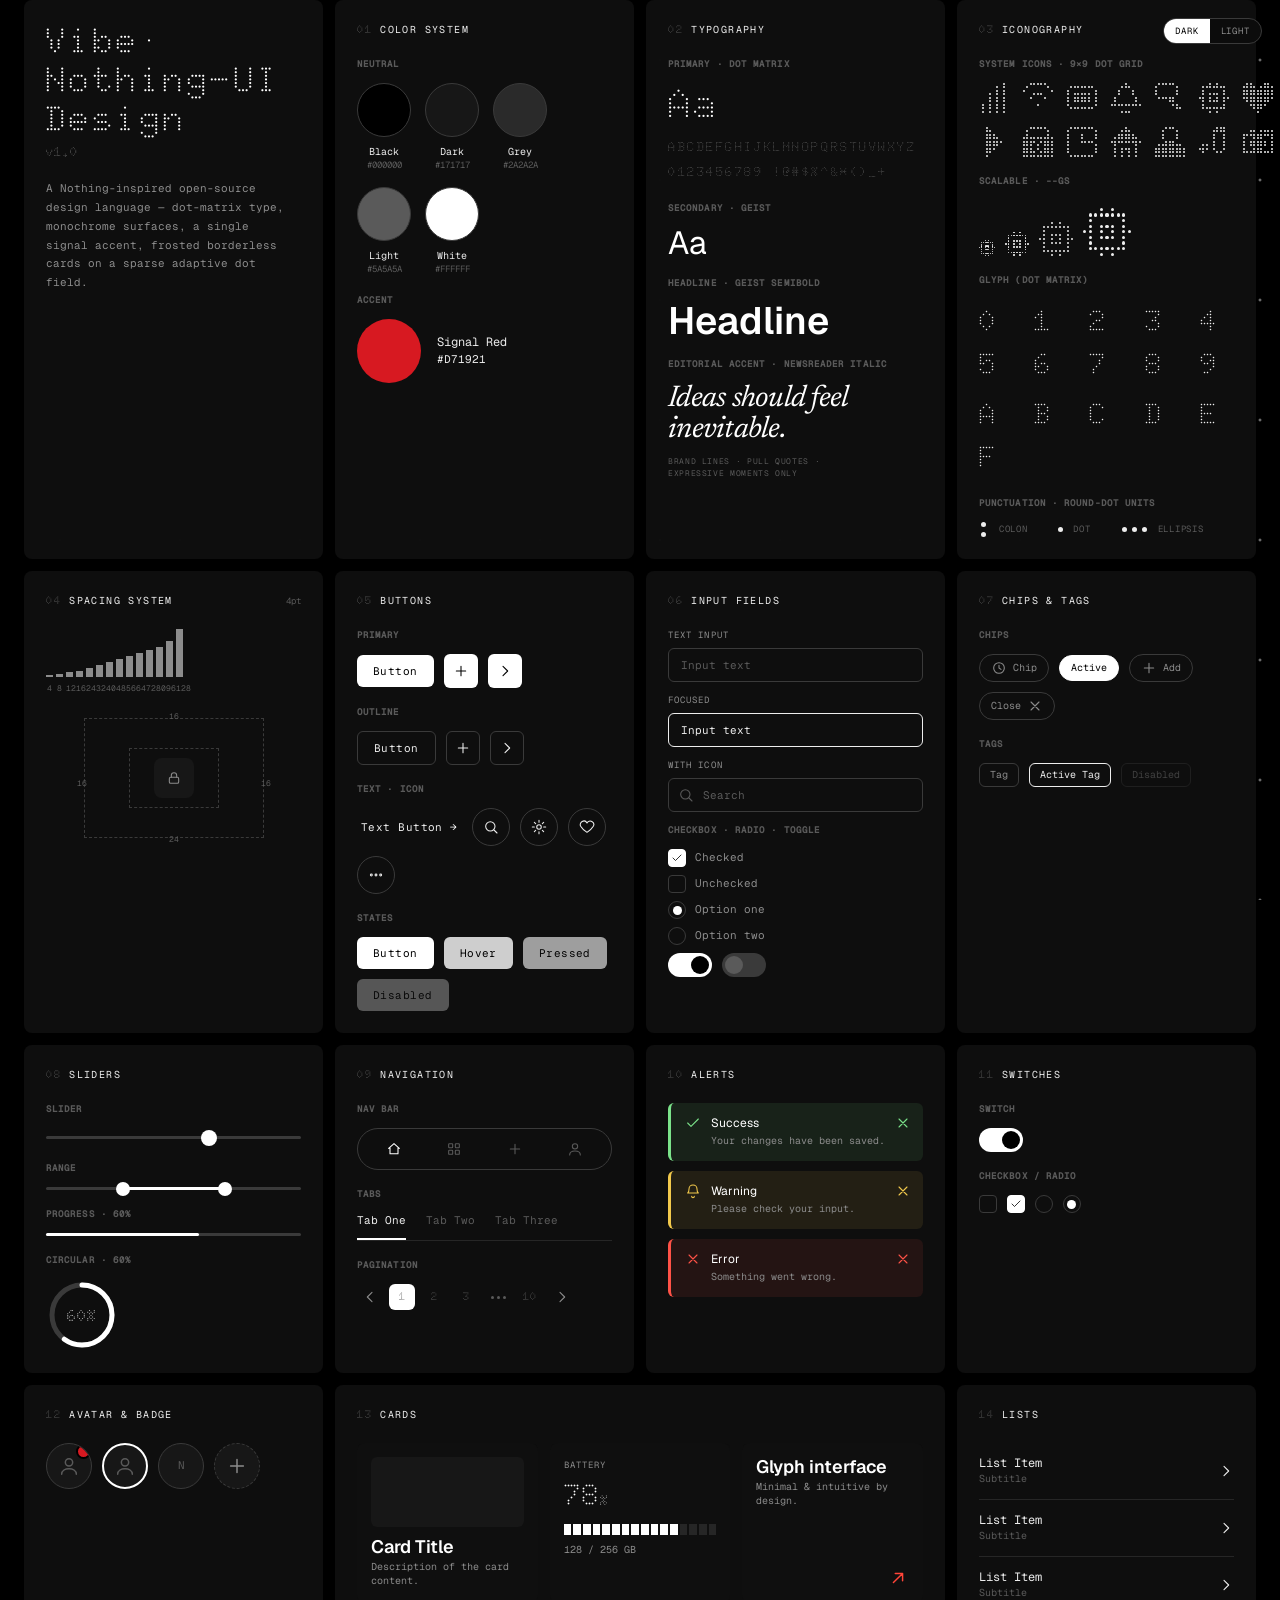
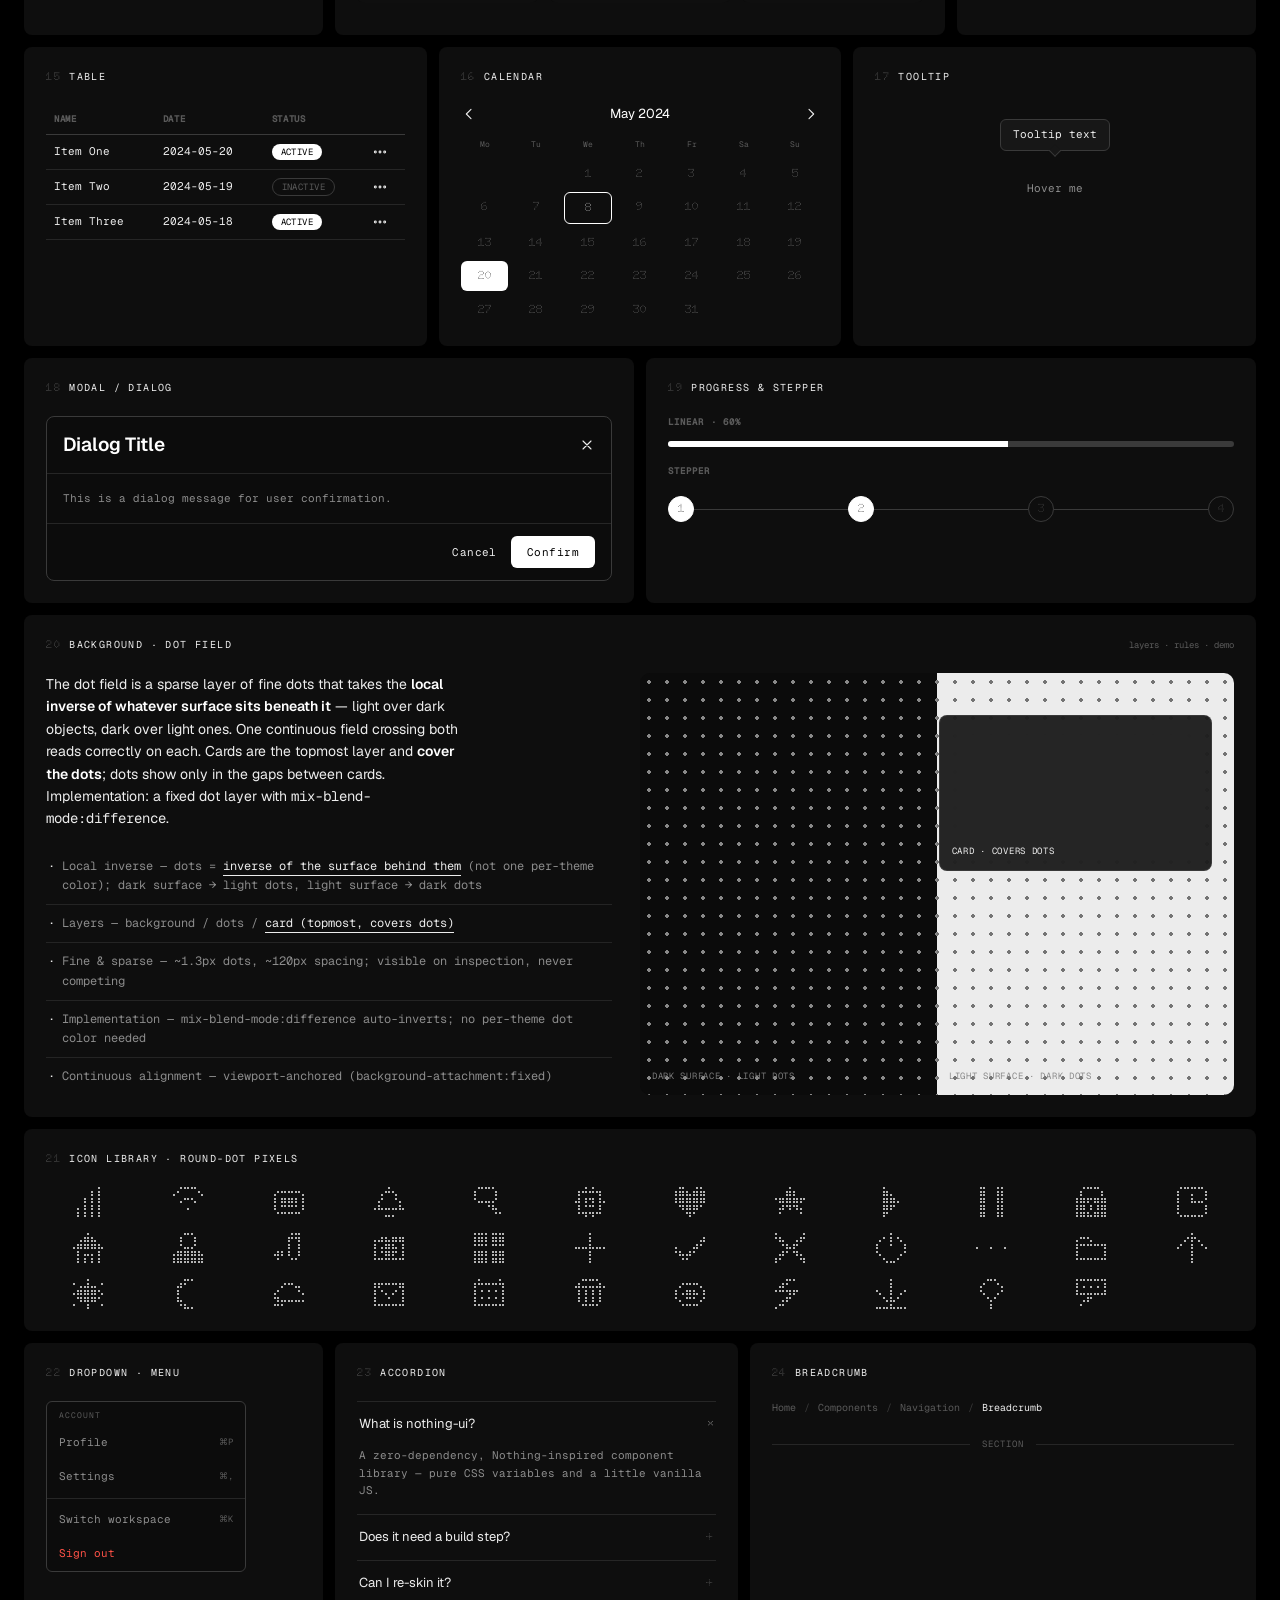
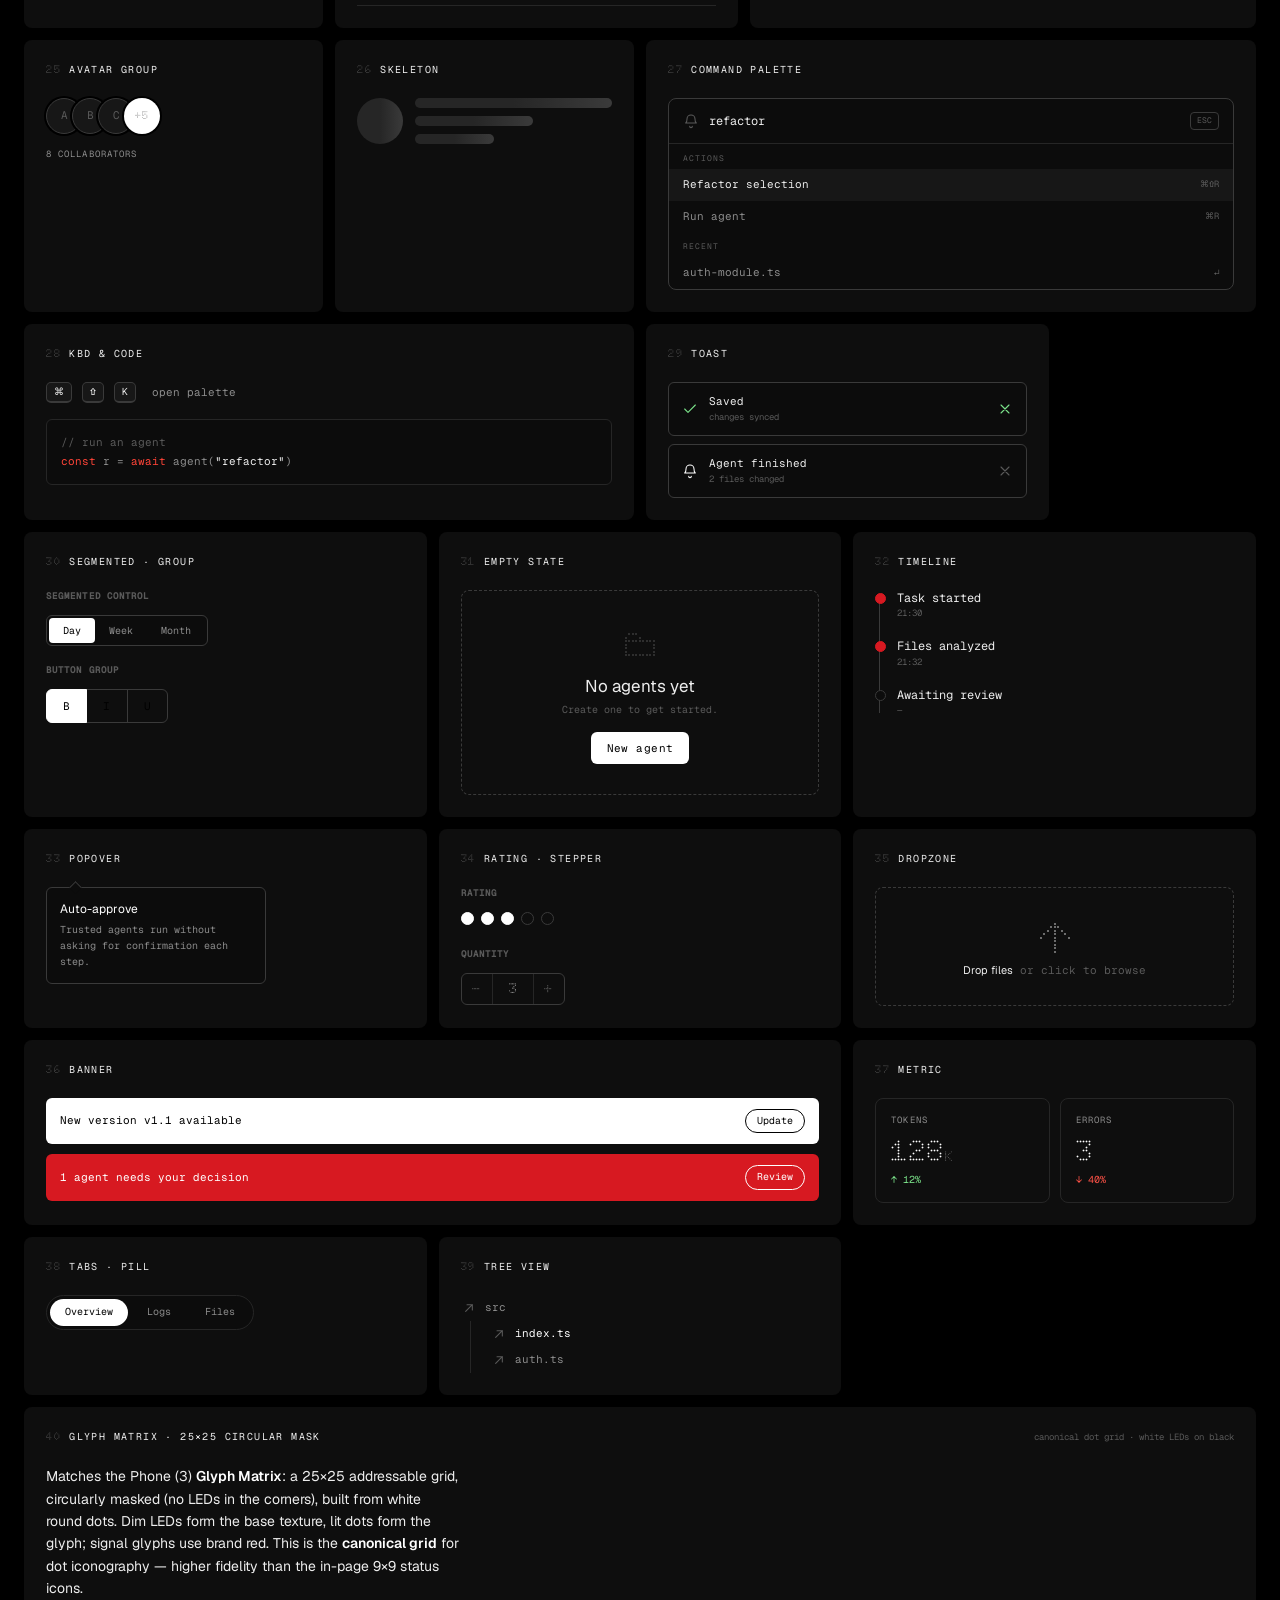
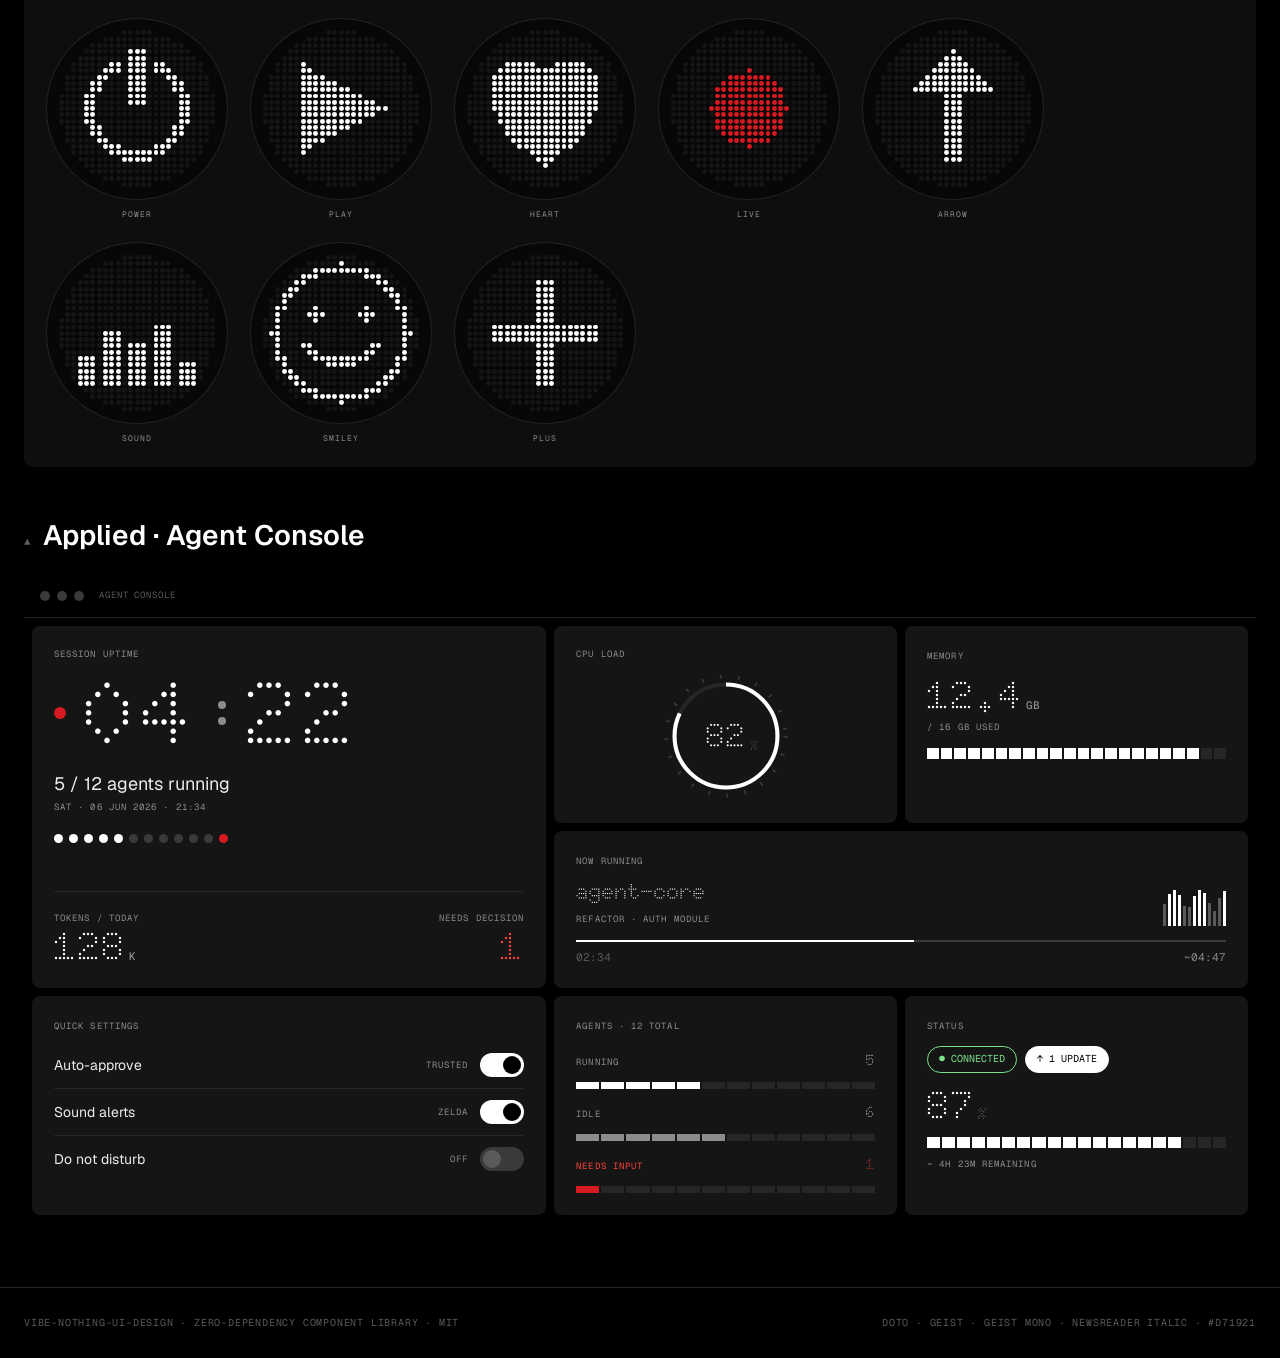
<file: index.html>
<!DOCTYPE html>
<html lang="en" data-theme="dark">
<head>
<meta charset="UTF-8">
<meta name="viewport" content="width=device-width, initial-scale=1.0">
<title>Vibe-Nothing-UI-Design — a Nothing-inspired component library</title>
<!-- Bundled open-source fonts: Doto + Geist + Geist Mono + Newsreader Italic. -->
<link rel="stylesheet" href="css/nothing-ui.css">
</head>
<body>
<!-- icon symbols -->
<svg width="0" height="0" style="position:absolute" aria-hidden="true"><defs>
<symbol id="i-signal" viewBox="0 0 24 24"><path d="M3 18h2v3H3zM8 13h2v8H8zM13 9h2v12h-2zM18 5h2v16h-2z"/></symbol>
<symbol id="i-wifi" viewBox="0 0 24 24"><path d="M2 8.5a16 16 0 0 1 20 0M5 12a11 11 0 0 1 14 0M8 15.5a6 6 0 0 1 8 0"/><circle cx="12" cy="19" r="1"/></symbol>
<symbol id="i-bt" viewBox="0 0 24 24"><path d="M7 7l10 10-5 4V3l5 4L7 17"/></symbol>
<symbol id="i-battery" viewBox="0 0 24 24"><rect x="3" y="8" width="16" height="8" rx="2"/><path d="M21 11v2"/><path d="M6 11v2"/></symbol>
<symbol id="i-power" viewBox="0 0 24 24"><path d="M12 3v8M6.5 7a8 8 0 1 0 11 0"/></symbol>
<symbol id="i-bell" viewBox="0 0 24 24"><path d="M6 9a6 6 0 0 1 12 0c0 5 2 6 2 6H4s2-1 2-6M10 20a2 2 0 0 0 4 0"/></symbol>
<symbol id="i-search" viewBox="0 0 24 24"><circle cx="11" cy="11" r="7"/><path d="M21 21l-4.5-4.5"/></symbol>
<symbol id="i-gear" viewBox="0 0 24 24"><circle cx="12" cy="12" r="3.4"/><path d="M12 2v3M12 19v3M2 12h3M19 12h3M5 5l2 2M17 17l2 2M19 5l-2 2M7 17l-2 2"/></symbol>
<symbol id="i-heart" viewBox="0 0 24 24"><path d="M12 20s-7-4.5-9.5-9A4.5 4.5 0 0 1 12 6a4.5 4.5 0 0 1 9.5 5c-2.5 4.5-9.5 9-9.5 9z"/></symbol>
<symbol id="i-star" viewBox="0 0 24 24"><path d="M12 3l2.6 5.6 6 .7-4.4 4 1.2 6L12 16.8 6.6 19.3l1.2-6-4.4-4 6-.7z"/></symbol>
<symbol id="i-plus" viewBox="0 0 24 24"><path d="M12 5v14M5 12h14"/></symbol>
<symbol id="i-minus" viewBox="0 0 24 24"><path d="M5 12h14"/></symbol>
<symbol id="i-check" viewBox="0 0 24 24"><path d="M4 12l5 5L20 6"/></symbol>
<symbol id="i-x" viewBox="0 0 24 24"><path d="M6 6l12 12M18 6L6 18"/></symbol>
<symbol id="i-chev-r" viewBox="0 0 24 24"><path d="M9 5l7 7-7 7"/></symbol>
<symbol id="i-chev-d" viewBox="0 0 24 24"><path d="M5 9l7 7 7-7"/></symbol>
<symbol id="i-chev-l" viewBox="0 0 24 24"><path d="M15 5l-7 7 7 7"/></symbol>
<symbol id="i-aur" viewBox="0 0 24 24"><path d="M7 17L17 7M9 7h8v8"/></symbol>
<symbol id="i-home" viewBox="0 0 24 24"><path d="M4 11l8-7 8 7M6 10v9h12v-9"/></symbol>
<symbol id="i-grid" viewBox="0 0 24 24"><rect x="4" y="4" width="6" height="6" rx="1"/><rect x="14" y="4" width="6" height="6" rx="1"/><rect x="4" y="14" width="6" height="6" rx="1"/><rect x="14" y="14" width="6" height="6" rx="1"/></symbol>
<symbol id="i-user" viewBox="0 0 24 24"><circle cx="12" cy="8" r="4"/><path d="M4 21c0-4 4-6 8-6s8 2 8 6"/></symbol>
<symbol id="i-moon" viewBox="0 0 24 24"><path d="M20 14a8 8 0 1 1-10-10 7 7 0 0 0 10 10z"/></symbol>
<symbol id="i-sun" viewBox="0 0 24 24"><circle cx="12" cy="12" r="4"/><path d="M12 2v2M12 20v2M2 12h2M20 12h2M5 5l1.5 1.5M17.5 17.5L19 19M19 5l-1.5 1.5M6.5 17.5L5 19"/></symbol>
<symbol id="i-play" viewBox="0 0 24 24"><path d="M7 4l13 8-13 8z"/></symbol>
<symbol id="i-pause" viewBox="0 0 24 24"><path d="M8 5v14M16 5v14"/></symbol>
<symbol id="i-lock" viewBox="0 0 24 24"><rect x="5" y="11" width="14" height="9" rx="2"/><path d="M8 11V8a4 4 0 0 1 8 0v3"/></symbol>
<symbol id="i-clock" viewBox="0 0 24 24"><circle cx="12" cy="12" r="8"/><path d="M12 8v4l3 2"/></symbol>
<symbol id="i-music" viewBox="0 0 24 24"><path d="M9 18V6l10-2v12"/><circle cx="6.5" cy="18" r="2.5"/><circle cx="16.5" cy="16" r="2.5"/></symbol>
<symbol id="i-more" viewBox="0 0 24 24"><circle cx="5" cy="12" r="1.4"/><circle cx="12" cy="12" r="1.4"/><circle cx="19" cy="12" r="1.4"/></symbol>
<symbol id="i-dl" viewBox="0 0 24 24"><path d="M12 4v11M7 11l5 5 5-5M5 20h14"/></symbol>
<symbol id="i-ul" viewBox="0 0 24 24"><path d="M12 20V9M7 13l5-5 5 5M5 4h14"/></symbol>
<symbol id="i-trash" viewBox="0 0 24 24"><path d="M4 7h16M9 7V5a2 2 0 0 1 2-2h2a2 2 0 0 1 2 2v2M6 7l1 13h10l1-13"/></symbol>
<symbol id="i-edit" viewBox="0 0 24 24"><path d="M14 5l5 5L8 21H3v-5z"/></symbol>
<symbol id="i-share" viewBox="0 0 24 24"><circle cx="6" cy="12" r="2.5"/><circle cx="18" cy="6" r="2.5"/><circle cx="18" cy="18" r="2.5"/><path d="M8 11l8-4M8 13l8 4"/></symbol>
<symbol id="i-cam" viewBox="0 0 24 24"><path d="M4 8h3l1.5-2h7L17 8h3v11H4z"/><circle cx="12" cy="13" r="3.5"/></symbol>
<symbol id="i-eye" viewBox="0 0 24 24"><path d="M2 12s4-6 10-6 10 6 10 6-4 6-10 6-10-6-10-6z"/><circle cx="12" cy="12" r="2.5"/></symbol>
<symbol id="i-mail" viewBox="0 0 24 24"><rect x="3" y="5" width="18" height="14" rx="2"/><path d="M3 7l9 6 9-6"/></symbol>
<symbol id="i-pin" viewBox="0 0 24 24"><path d="M12 22s7-7 7-12a7 7 0 0 0-14 0c0 5 7 12 7 12z"/><circle cx="12" cy="10" r="2.5"/></symbol>
</defs></svg>

<div class="fab"><button id="t-dark" aria-pressed="true" onclick="setTheme('dark')">DARK</button><button id="t-light" aria-pressed="false" onclick="setTheme('light')">LIGHT</button></div>

<div class="outer">
<div class="poster">

  <!-- MASTHEAD -->
  <div class="mod s3 brand">
    <div class="wm" style="font-size:clamp(26px,3.2vw,36px);line-height:1.08">Vibe·<br>Nothing-UI<br>Design</div>
    <div class="v">v1.0</div>
    <p>A Nothing-inspired open-source design language — dot-matrix type, monochrome surfaces, a single signal accent, frosted borderless cards on a sparse adaptive dot field.</p>
  </div>

  <!-- 01 COLOR -->
  <div class="mod s3">
    <div class="mhead"><span class="no">01</span><span class="t">Color System</span></div>
    <h4 class="sub">Neutral</h4>
    <div class="swatches">
      <div class="sw"><div class="c" style="background:#000"></div><div class="n">Black</div><div class="h">#000000</div></div>
      <div class="sw"><div class="c" style="background:#171717"></div><div class="n">Dark</div><div class="h">#171717</div></div>
      <div class="sw"><div class="c" style="background:#2A2A2A"></div><div class="n">Grey</div><div class="h">#2A2A2A</div></div>
      <div class="sw"><div class="c" style="background:#5A5A5A"></div><div class="n">Light</div><div class="h">#5A5A5A</div></div>
      <div class="sw"><div class="c" style="background:#FFF"></div><div class="n">White</div><div class="h">#FFFFFF</div></div>
    </div>
    <h4 class="sub">Accent</h4>
    <div class="accent-sw"><div class="c" style="background:#D71921"></div><div><div class="n" style="font-size:12px">Signal Red</div><div class="h">#D71921</div></div></div>
  </div>

  <!-- 02 TYPOGRAPHY -->
  <div class="mod s3">
    <div class="mhead"><span class="no">02</span><span class="t">Typography</span></div>
    <h4 class="sub">Primary · Dot Matrix</h4>
    <div class="specimen">Aa</div>
    <div class="glyphset">ABCDEFGHIJKLMNOPQRSTUVWXYZ 0123456789 !@#$%^&amp;*()_+</div>
    <h4 class="sub">Secondary · Geist</h4>
    <div style="font-family:var(--f-ui);font-size:32px;color:var(--display);line-height:1">Aa</div>
    <h4 class="sub">Headline · Geist SemiBold</h4>
    <div style="font-family:var(--f-head);font-weight:600;font-size:38px;color:var(--display);line-height:1">Headline</div>
    <h4 class="sub">Editorial Accent · Newsreader Italic</h4>
    <div class="editorial-specimen">Ideas should feel inevitable.</div>
    <div class="editorial-note">Brand lines · pull quotes · expressive moments only</div>
  </div>

  <!-- 03 ICONOGRAPHY -->
  <div class="mod s3">
    <div class="mhead"><span class="no">03</span><span class="t">Iconography</span></div>
    <h4 class="sub">System Icons · 9×9 Dot Grid</h4>
    <div class="icogrid" id="sysico"></div>
    <h4 class="sub">Scalable · --gs</h4>
    <div class="row" id="gicoscale" style="align-items:flex-end;color:var(--primary)"></div>
    <h4 class="sub">Glyph (Dot Matrix)</h4>
    <div class="dotglyphs">0 1 2 3 4 5 6 7 8 9</div>
    <div class="dotglyphs">A B C D E F</div>
    <h4 class="sub">Punctuation · Round-Dot Units</h4>
    <div class="punct-spec">
      <span class="ps"><span class="colon" style="--pxd:5px;color:var(--primary)"><i></i><i></i></span><span class="pl">COLON</span></span>
      <span class="ps"><span class="pdot" style="--pxd:5px;color:var(--primary)"><i></i></span><span class="pl">DOT</span></span>
      <span class="ps"><span class="ellip" style="--pxd:5px;color:var(--primary)"><i></i><i></i><i></i></span><span class="pl">ELLIPSIS</span></span>
    </div>
  </div>

  <!-- 04 SPACING -->
  <div class="mod s3">
    <div class="mhead"><span class="no">04</span><span class="t">Spacing System</span><span class="ex">4pt</span></div>
    <div class="spaceruler" id="ruler"></div>
    <div class="ruler-cap" id="rulercap"></div>
    <div class="nest"><span class="m" style="top:-8px;left:50%;transform:translateX(-50%)">16</span>
      <div class="inner"><div class="core"><svg class="ico sm"><use href="#i-lock"/></svg></div></div>
      <span class="m" style="bottom:-8px;left:50%;transform:translateX(-50%)">24</span>
      <span class="m" style="left:-8px;top:50%">16</span><span class="m" style="right:-8px;top:50%">16</span>
    </div>
  </div>

  <!-- 05 BUTTONS -->
  <div class="mod s3">
    <div class="mhead"><span class="no">05</span><span class="t">Buttons</span></div>
    <h4 class="sub">Primary</h4>
    <div class="row"><button class="btn btn-primary">Button</button><button class="btn btn-primary btn-sq"><svg class="ico sm"><use href="#i-plus"/></svg></button><button class="btn btn-primary btn-sq"><svg class="ico sm"><use href="#i-chev-r"/></svg></button></div>
    <h4 class="sub">Outline</h4>
    <div class="row"><button class="btn btn-outline">Button</button><button class="btn btn-outline btn-sq"><svg class="ico sm"><use href="#i-plus"/></svg></button><button class="btn btn-outline btn-sq"><svg class="ico sm"><use href="#i-chev-r"/></svg></button></div>
    <h4 class="sub">Text · Icon</h4>
    <div class="row"><button class="btn btn-text">Text Button →</button>
      <button class="btn-icon"><svg class="ico sm"><use href="#i-search"/></svg></button>
      <button class="btn-icon"><svg class="ico sm"><use href="#i-gear"/></svg></button>
      <button class="btn-icon"><svg class="ico sm"><use href="#i-heart"/></svg></button>
      <button class="btn-icon"><svg class="ico sm"><use href="#i-more"/></svg></button></div>
    <h4 class="sub">States</h4>
    <div class="row bstates"><button class="btn btn-primary">Button</button><button class="btn btn-primary hv">Hover</button><button class="btn btn-primary pr">Pressed</button><button class="btn btn-primary" disabled>Disabled</button></div>
  </div>

  <!-- 06 INPUTS -->
  <div class="mod s3">
    <div class="mhead"><span class="no">06</span><span class="t">Input Fields</span></div>
    <div class="field"><span class="label">Text Input</span><input class="inp" placeholder="Input text"></div>
    <div class="field"><span class="label">Focused</span><input class="inp focused" value="Input text"></div>
    <div class="field"><span class="label">With Icon</span><div class="withicon"><svg class="ico sm"><use href="#i-search"/></svg><input class="inp" placeholder="Search"></div></div>
    <h4 class="sub">Checkbox · Radio · Toggle</h4>
    <div class="cbx"><span class="box on"><svg class="ico sm" style="width:12px;height:12px"><use href="#i-check"/></svg></span> Checked</div>
    <div class="cbx"><span class="box"></span> Unchecked</div>
    <div class="cbx"><span class="rdo on"></span> Option one</div>
    <div class="cbx"><span class="rdo"></span> Option two</div>
    <div class="row" style="margin-top:6px"><div class="switch on" onclick="this.classList.toggle('on')"></div><div class="switch" onclick="this.classList.toggle('on')"></div></div>
  </div>

  <!-- 07 CHIPS & TAGS -->
  <div class="mod s3">
    <div class="mhead"><span class="no">07</span><span class="t">Chips &amp; Tags</span></div>
    <h4 class="sub">Chips</h4>
    <div class="row"><span class="chip"><svg class="ico sm"><use href="#i-clock"/></svg>Chip</span><span class="chip on">Active</span><span class="chip"><svg class="ico sm"><use href="#i-plus"/></svg>Add</span><span class="chip">Close <svg class="ico sm"><use href="#i-x"/></svg></span></div>
    <h4 class="sub">Tags</h4>
    <div class="row"><span class="tag">Tag</span><span class="tag on">Active Tag</span><span class="tag dis">Disabled</span></div>
  </div>

  <!-- 08 SLIDERS -->
  <div class="mod s3">
    <div class="mhead"><span class="no">08</span><span class="t">Sliders</span></div>
    <h4 class="sub">Slider</h4><input type="range" class="slider" value="65">
    <h4 class="sub">Range</h4><div class="track-fill"><i style="left:30%;width:40%"></i><b style="left:30%"></b><b style="left:70%"></b></div>
    <h4 class="sub">Progress · 60%</h4><div class="track-fill"><i style="width:60%"></i></div>
    <h4 class="sub">Circular · 60%</h4>
    <div class="circ"><svg width="72" height="72" viewBox="0 0 72 72"><circle cx="36" cy="36" r="30" fill="none" stroke="var(--line-2)" stroke-width="5"/><circle cx="36" cy="36" r="30" fill="none" stroke="var(--display)" stroke-width="5" stroke-dasharray="188" stroke-dashoffset="75" transform="rotate(-90 36 36)" stroke-linecap="round"/></svg><span class="n">60%</span></div>
  </div>

  <!-- 09 NAVIGATION -->
  <div class="mod s3">
    <div class="mhead"><span class="no">09</span><span class="t">Navigation</span></div>
    <h4 class="sub">Nav Bar</h4>
    <div class="navbar"><span class="i on"><svg class="ico sm"><use href="#i-home"/></svg></span><span class="i"><svg class="ico sm"><use href="#i-grid"/></svg></span><span class="i"><svg class="ico sm"><use href="#i-plus"/></svg></span><span class="i"><svg class="ico sm"><use href="#i-user"/></svg></span></div>
    <h4 class="sub">Tabs</h4>
    <div class="tabs"><span class="on">Tab One</span><span>Tab Two</span><span>Tab Three</span></div>
    <h4 class="sub">Pagination</h4>
    <div class="pager"><a><svg class="ico sm"><use href="#i-chev-l"/></svg></a><a class="on">1</a><a>2</a><a>3</a><a><span class="ellip" style="--pxd:3px;color:var(--muted)"><i></i><i></i><i></i></span></a><a>10</a><a><svg class="ico sm"><use href="#i-chev-r"/></svg></a></div>
  </div>

  <!-- 10 ALERTS -->
  <div class="mod s3">
    <div class="mhead"><span class="no">10</span><span class="t">Alerts</span></div>
    <div class="alert success"><svg class="ico sm"><use href="#i-check"/></svg><div><div class="ttl">Success</div><div class="ds">Your changes have been saved.</div></div><svg class="ico sm x"><use href="#i-x"/></svg></div>
    <div class="alert warning"><svg class="ico sm"><use href="#i-bell"/></svg><div><div class="ttl">Warning</div><div class="ds">Please check your input.</div></div><svg class="ico sm x"><use href="#i-x"/></svg></div>
    <div class="alert error"><svg class="ico sm"><use href="#i-x"/></svg><div><div class="ttl">Error</div><div class="ds">Something went wrong.</div></div><svg class="ico sm x"><use href="#i-x"/></svg></div>
  </div>

  <!-- 11 SWITCHES -->
  <div class="mod s3">
    <div class="mhead"><span class="no">11</span><span class="t">Switches</span></div>
    <h4 class="sub">Switch</h4>
    <div class="row"><div class="switch on" onclick="this.classList.toggle('on')"></div></div>
    <h4 class="sub">Checkbox / Radio</h4>
    <div class="row"><span class="box"></span><span class="box on"><svg class="ico sm" style="width:12px;height:12px"><use href="#i-check"/></svg></span><span class="rdo"></span><span class="rdo on"></span></div>
  </div>

  <!-- 12 AVATAR & BADGE -->
  <div class="mod s3">
    <div class="mhead"><span class="no">12</span><span class="t">Avatar &amp; Badge</span></div>
    <div class="row">
      <div class="ava bdot"><svg class="ico"><use href="#i-user"/></svg></div>
      <div class="ava ring"><svg class="ico"><use href="#i-user"/></svg></div>
      <div class="ava">N</div>
      <div class="ava add"><svg class="ico"><use href="#i-plus"/></svg></div>
    </div>
  </div>

  <!-- 13 CARDS -->
  <div class="mod s6">
    <div class="mhead"><span class="no">13</span><span class="t">Cards</span></div>
    <div style="display:grid;grid-template-columns:1fr 1fr 1fr;gap:12px;align-items:stretch">
      <div class="card" style="flex:1"><div class="thumb"></div><div class="ttl">Card Title</div><div class="ds">Description of the card content.</div></div>
      <div class="card" style="flex:1"><span class="label">Battery</span><div class="statbig">78<span style="font-size:14px">%</span></div><div class="segbar" id="card-seg" style="margin:8px 0"></div><div class="ds">128 / 256 GB</div></div>
      <div class="card" style="flex:1;display:flex;flex-direction:column;justify-content:space-between"><div><div class="ttl">Glyph interface</div><div class="ds">Minimal &amp; intuitive by design.</div></div><svg class="ico" style="color:var(--accent-text);align-self:flex-end"><use href="#i-aur"/></svg></div>
    </div>
  </div>

  <!-- 14 LISTS -->
  <div class="mod s3">
    <div class="mhead"><span class="no">14</span><span class="t">Lists</span></div>
    <div class="list">
      <div class="li"><div class="tx"><div class="h">List Item</div><div class="s">Subtitle</div></div><svg class="ico sm"><use href="#i-chev-r"/></svg></div>
      <div class="li"><div class="tx"><div class="h">List Item</div><div class="s">Subtitle</div></div><svg class="ico sm"><use href="#i-chev-r"/></svg></div>
      <div class="li"><div class="tx"><div class="h">List Item</div><div class="s">Subtitle</div></div><svg class="ico sm"><use href="#i-chev-r"/></svg></div>
    </div>
  </div>

  <!-- 15 TABLE -->
  <div class="mod s4">
    <div class="mhead"><span class="no">15</span><span class="t">Table</span></div>
    <table><thead><tr><th>Name</th><th>Date</th><th>Status</th><th></th></tr></thead><tbody>
      <tr><td>Item One</td><td>2024-05-20</td><td><span class="pill a">Active</span></td><td><svg class="ico sm"><use href="#i-more"/></svg></td></tr>
      <tr><td>Item Two</td><td>2024-05-19</td><td><span class="pill i">Inactive</span></td><td><svg class="ico sm"><use href="#i-more"/></svg></td></tr>
      <tr><td>Item Three</td><td>2024-05-18</td><td><span class="pill a">Active</span></td><td><svg class="ico sm"><use href="#i-more"/></svg></td></tr>
    </tbody></table>
  </div>

  <!-- 16 CALENDAR -->
  <div class="mod s4 cal">
    <div class="mhead"><span class="no">16</span><span class="t">Calendar</span></div>
    <div class="ch"><svg class="ico sm"><use href="#i-chev-l"/></svg><span class="m">May 2024</span><svg class="ico sm"><use href="#i-chev-r"/></svg></div>
    <div class="grid" id="cal"></div>
  </div>

  <!-- 17 TOOLTIP -->
  <div class="mod s4">
    <div class="mhead"><span class="no">17</span><span class="t">Tooltip</span></div>
    <div class="tipwrap"><div class="tip">Tooltip text</div><span class="hovme">Hover me</span></div>
  </div>

  <!-- 18 MODAL -->
  <div class="mod s6">
    <div class="mhead"><span class="no">18</span><span class="t">Modal / Dialog</span></div>
    <div class="modal">
      <div class="mh"><span class="t">Dialog Title</span><svg class="ico sm"><use href="#i-x"/></svg></div>
      <div class="mb">This is a dialog message for user confirmation.</div>
      <div class="mf"><button class="btn btn-text">Cancel</button><button class="btn btn-primary">Confirm</button></div>
    </div>
  </div>

  <!-- 19 PROGRESS & STEPPER -->
  <div class="mod s6">
    <div class="mhead"><span class="no">19</span><span class="t">Progress &amp; Stepper</span></div>
    <h4 class="sub">Linear · 60%</h4><div class="lp"><i></i></div>
    <h4 class="sub">Stepper</h4>
    <div class="stepper"><span class="st on">1</span><span class="ln"></span><span class="st on">2</span><span class="ln"></span><span class="st">3</span><span class="ln"></span><span class="st">4</span></div>
  </div>

  <!-- BACKGROUND — dedicated explainer section -->
  <div class="mod s12">
    <div class="mhead"><span class="no">20</span><span class="t">Background · Dot Field</span><span class="ex">layers · rules · demo</span></div>
    <div class="bg-cols">
      <div class="bg-principles">
        <p class="bg-lead">The dot field is a sparse layer of fine dots that takes the <strong>local inverse of whatever surface sits beneath it</strong> — light over dark objects, dark over light ones. One continuous field crossing both reads correctly on each. Cards are the topmost layer and <strong>cover the dots</strong>; dots show only in the gaps between cards. Implementation: a fixed dot layer with <span class="mono">mix-blend-mode:difference</span>.</p>
        <ul class="bg-rules">
          <li>Local inverse — dots = <strong>inverse of the surface behind them</strong> (not one per-theme color); dark surface → light dots, light surface → dark dots</li>
          <li>Layers — background / dots / <strong>card (topmost, covers dots)</strong></li>
          <li>Fine &amp; sparse — ~1.3px dots, ~120px spacing; visible on inspection, never competing</li>
          <li>Implementation — <span class="mono">mix-blend-mode:difference</span> auto-inverts; no per-theme dot color needed</li>
          <li>Continuous alignment — viewport-anchored (<span class="mono">background-attachment:fixed</span>)</li>
        </ul>
      </div>
      <div class="layer-demo" role="img" aria-label="Local-inverse demo: one dot field reads light over the dark block, dark over the light block; the card covers the dots">
        <div class="surf dark"><span class="lyl">Dark surface · light dots</span></div>
        <div class="surf light"><span class="lyl">Light surface · dark dots</span></div>
        <div class="dotfield"></div>
        <div class="democard"><span class="lyl">Card · covers dots</span></div>
      </div>
    </div>
  </div>

  <!-- 21 ICON LIBRARY -->
  <div class="mod s12">
    <div class="mhead"><span class="no">21</span><span class="t">Icon Library · Round-Dot Pixels</span></div>
    <div class="icogrid lib" id="iconlib"></div>
  </div>

  <!-- 22 DROPDOWN -->
  <div class="mod s3">
    <div class="mhead"><span class="no">22</span><span class="t">Dropdown · Menu</span></div>
    <div class="menu">
      <div class="grp">Account</div>
      <div class="mi">Profile<span class="k">⌘P</span></div>
      <div class="mi">Settings<span class="k">⌘,</span></div>
      <div class="sep"></div>
      <div class="mi">Switch workspace<span class="k">⌘K</span></div>
      <div class="mi danger">Sign out</div>
    </div>
  </div>

  <!-- 23 ACCORDION -->
  <div class="mod s4">
    <div class="mhead"><span class="no">23</span><span class="t">Accordion</span></div>
    <div class="acc">
      <div class="it open"><div class="hd" onclick="this.parentNode.classList.toggle('open')">What is nothing-ui?<span class="sign">+</span></div><div class="bd"><p>A zero-dependency, Nothing-inspired component library — pure CSS variables and a little vanilla JS.</p></div></div>
      <div class="it"><div class="hd" onclick="this.parentNode.classList.toggle('open')">Does it need a build step?<span class="sign">+</span></div><div class="bd"><p>No. Drop in the stylesheet and write HTML.</p></div></div>
      <div class="it"><div class="hd" onclick="this.parentNode.classList.toggle('open')">Can I re-skin it?<span class="sign">+</span></div><div class="bd"><p>Edit tokens.css — every component reads from the same variables.</p></div></div>
    </div>
  </div>

  <!-- 24 BREADCRUMB -->
  <div class="mod s5">
    <div class="mhead"><span class="no">24</span><span class="t">Breadcrumb</span></div>
    <nav class="crumb"><a href="#">Home</a><span class="sl">/</span><a href="#">Components</a><span class="sl">/</span><a href="#">Navigation</a><span class="sl">/</span><span class="cur">Breadcrumb</span></nav>
    <div class="divl" style="margin-top:22px">Section</div>
  </div>

  <!-- 25 AVATAR GROUP -->
  <div class="mod s3">
    <div class="mhead"><span class="no">25</span><span class="t">Avatar Group</span></div>
    <div class="avg"><div class="ava">A</div><div class="ava">B</div><div class="ava">C</div><div class="ava more">+5</div></div>
    <div class="label" style="margin-top:14px">8 collaborators</div>
  </div>

  <!-- 26 SKELETON -->
  <div class="mod s3">
    <div class="mhead"><span class="no">26</span><span class="t">Skeleton</span></div>
    <div class="row" style="align-items:flex-start;gap:12px">
      <div class="skel circ"></div>
      <div style="flex:1"><div class="skel ln"></div><div class="skel ln w60"></div><div class="skel ln w40"></div></div>
    </div>
  </div>

  <!-- 27 COMMAND PALETTE -->
  <div class="mod s6">
    <div class="mhead"><span class="no">27</span><span class="t">Command Palette</span></div>
    <div class="cmd">
      <div class="top"><svg class="ico sm" style="color:var(--muted)"><use href="#i-bell"/></svg><input value="refactor" readonly><span class="esc">ESC</span></div>
      <div class="grp">Actions</div>
      <div class="ci on">Refactor selection<span class="k">⌘⇧R</span></div>
      <div class="ci">Run agent<span class="k">⌘R</span></div>
      <div class="grp">Recent</div>
      <div class="ci">auth-module.ts<span class="k">↵</span></div>
    </div>
  </div>

  <!-- 28 KBD + CODE -->
  <div class="mod s6">
    <div class="mhead"><span class="no">28</span><span class="t">Kbd &amp; Code</span></div>
    <div class="row" style="margin-bottom:16px"><span class="kbd">⌘</span><span class="kbd">⇧</span><span class="kbd">K</span><span class="muted" style="margin-left:6px">open palette</span></div>
    <pre class="code"><span class="cm">// run an agent</span>
<span class="kw">const</span> r = <span class="kw">await</span> agent(<span class="st">"refactor"</span>)</pre>
  </div>

  <!-- 29 TOAST -->
  <div class="mod s4">
    <div class="mhead"><span class="no">29</span><span class="t">Toast</span></div>
    <div class="toasts">
      <div class="toast ok"><svg class="ico sm"><use href="#i-check"/></svg><div class="tx">Saved<s>changes synced</s></div><svg class="ico sm x"><use href="#i-x"/></svg></div>
      <div class="toast"><svg class="ico sm"><use href="#i-bell"/></svg><div class="tx">Agent finished<s>2 files changed</s></div><svg class="ico sm x"><use href="#i-x"/></svg></div>
    </div>
  </div>

  <!-- 30 SEGMENTED + GROUP -->
  <div class="mod s4">
    <div class="mhead"><span class="no">30</span><span class="t">Segmented · Group</span></div>
    <h4 class="sub">Segmented control</h4>
    <div class="seg"><button class="on">Day</button><button>Week</button><button>Month</button></div>
    <h4 class="sub">Button group</h4>
    <div class="bgroup"><button class="btn on">B</button><button class="btn">I</button><button class="btn">U</button></div>
  </div>

  <!-- 31 EMPTY STATE -->
  <div class="mod s4">
    <div class="mhead"><span class="no">31</span><span class="t">Empty State</span></div>
    <div class="empty">
      <div class="gico" data-dot="folder"></div>
      <div class="h">No agents yet</div><div class="s">Create one to get started.</div>
      <button class="btn btn-primary">New agent</button>
    </div>
  </div>

  <!-- 32 TIMELINE -->
  <div class="mod s4">
    <div class="mhead"><span class="no">32</span><span class="t">Timeline</span></div>
    <ul class="tline">
      <li class="on"><div class="h">Task started</div><div class="t">21:30</div></li>
      <li class="on"><div class="h">Files analyzed</div><div class="t">21:32</div></li>
      <li><div class="h">Awaiting review</div><div class="t">—</div></li>
    </ul>
  </div>

  <!-- 33 POPOVER -->
  <div class="mod s4">
    <div class="mhead"><span class="no">33</span><span class="t">Popover</span></div>
    <div class="pop" style="margin-top:6px"><div class="h">Auto-approve</div><div class="b">Trusted agents run without asking for confirmation each step.</div></div>
  </div>

  <!-- 34 RATING + STEPPER -->
  <div class="mod s4">
    <div class="mhead"><span class="no">34</span><span class="t">Rating · Stepper</span></div>
    <h4 class="sub">Rating</h4>
    <div class="rate"><i class="on"></i><i class="on"></i><i class="on"></i><i></i><i></i></div>
    <h4 class="sub">Quantity</h4>
    <div class="nstep"><button>−</button><span class="v">3</span><button>+</button></div>
  </div>

  <!-- 35 DROPZONE -->
  <div class="mod s4">
    <div class="mhead"><span class="no">35</span><span class="t">Dropzone</span></div>
    <div class="drop"><div class="gico" data-dot="up"></div><div><b>Drop files</b> or click to browse</div></div>
  </div>

  <!-- 36 BANNER -->
  <div class="mod s8">
    <div class="mhead"><span class="no">36</span><span class="t">Banner</span></div>
    <div class="banner" style="margin-bottom:10px"><span class="tx">New version v1.1 available</span><span class="b2">Update</span></div>
    <div class="banner sig"><span class="tx">1 agent needs your decision</span><span class="b2">Review</span></div>
  </div>

  <!-- 37 METRICS -->
  <div class="mod s4">
    <div class="mhead"><span class="no">37</span><span class="t">Metric</span></div>
    <div class="row" style="gap:10px">
      <div class="metric" style="flex:1"><div class="label">Tokens</div><div class="v">128<span style="font-size:14px;color:var(--secondary)">K</span></div><div class="d up">↑ 12%</div></div>
      <div class="metric" style="flex:1"><div class="label">Errors</div><div class="v">3</div><div class="d dn">↓ 40%</div></div>
    </div>
  </div>

  <!-- 38 TABS PILL -->
  <div class="mod s4">
    <div class="mhead"><span class="no">38</span><span class="t">Tabs · Pill</span></div>
    <div class="tabpills"><span class="on">Overview</span><span>Logs</span><span>Files</span></div>
  </div>

  <!-- 39 TREE -->
  <div class="mod s4">
    <div class="mhead"><span class="no">39</span><span class="t">Tree View</span></div>
    <div class="tree">
      <div class="n"><svg class="ico sm"><use href="#i-aur"/></svg>src</div>
      <div class="ch">
        <div class="n sel"><svg class="ico sm"><use href="#i-aur"/></svg>index.ts</div>
        <div class="n"><svg class="ico sm"><use href="#i-aur"/></svg>auth.ts</div>
      </div>
    </div>
  </div>

  <!-- 40 GLYPH MATRIX -->
  <div class="mod s12">
    <div class="mhead"><span class="no">40</span><span class="t">Glyph Matrix · 25×25 Circular Mask</span><span class="ex">canonical dot grid · white LEDs on black</span></div>
    <p class="bg-lead" style="margin-bottom:18px">Matches the Phone (3) <strong>Glyph Matrix</strong>: a 25×25 addressable grid, circularly masked (no LEDs in the corners), built from white round dots. Dim LEDs form the base texture, lit dots form the glyph; signal glyphs use brand red. This is the <strong>canonical grid</strong> for dot iconography — higher fidelity than the in-page 9×9 status icons.</p>
    <div class="gmx-wrap" id="gmx"></div>
  </div>

</div>
</div>

<!-- APPLIED -->
<div class="appwrap"><div class="outer">
  <div class="applead"><span class="no">▲</span><h2>Applied · Agent Console</h2></div>
  <div class="app">
    <div class="titlebar"><span class="tl"></span><span class="tl"></span><span class="tl"></span><span class="nm">AGENT CONSOLE</span></div>
    <div class="bento">
      <div class="tile hero-tile">
        <span class="label">SESSION UPTIME</span>
        <div class="clock"><span class="livedot"></span>04<span class="colon" style="--pxd:8px"><i></i><i></i></span>17</div>
        <div class="fui" style="font-size:18px;margin-top:16px">5 / 12 agents running</div>
        <div class="label" style="margin-top:4px">SAT · 06 JUN 2026 · 21:34</div>
        <div class="dotrow" id="agentdots"></div>
        <div class="grow"></div>
        <div class="hr"></div>
        <div class="foot2"><div><span class="label">TOKENS / TODAY</span><div class="big">128<span class="u">K</span></div></div>
        <div style="text-align:right"><span class="label">NEEDS DECISION</span><div class="big" style="color:var(--accent-text)">1</div></div></div>
      </div>
      <div class="tile" style="display:flex;flex-direction:column;align-items:center"><span class="label" style="align-self:flex-start">CPU LOAD</span>
        <div class="gauge"><svg width="130" height="130" viewBox="0 0 96 96"><circle cx="48" cy="48" r="44" fill="none" stroke="var(--line-2)" stroke-width="3" stroke-dasharray="1.2 12.3"/><circle cx="48" cy="48" r="38" fill="none" stroke="var(--line)" stroke-width="3"/><circle cx="48" cy="48" r="38" fill="none" stroke="var(--display)" stroke-width="3" stroke-dasharray="239" stroke-dashoffset="65" transform="rotate(-90 48 48)"/></svg><div class="num"><b>73<span class="pct">%</span></b></div></div>
      </div>
      <div class="tile"><span class="label">MEMORY</span><div class="big" style="margin-top:12px">12.4<span class="u">GB</span></div><div class="label" style="margin-top:6px">/ 16 GB USED</div><div class="segbar" id="seg-mem" style="margin-top:14px"></div></div>
      <div class="tile run" style="grid-column:2/span 2"><span class="label">NOW RUNNING</span>
        <div style="display:flex;justify-content:space-between;align-items:flex-end"><div><div class="title">agent-core</div><div class="label" style="margin-top:5px">REFACTOR · AUTH MODULE</div></div><div class="spark" id="spark"></div></div>
        <div class="trk"></div><div style="display:flex;justify-content:space-between;margin-top:8px"><span class="faint">02:34</span><span class="muted">~04:47</span></div>
      </div>
      <div class="tile"><span class="label">QUICK SETTINGS</span><div style="margin-top:8px">
        <div class="qrow"><span class="l">Auto-approve</span><span class="meta label">TRUSTED</span><div class="switch on" onclick="this.classList.toggle('on')"></div></div>
        <div class="qrow"><span class="l">Sound alerts</span><span class="meta label">ZELDA</span><div class="switch on" onclick="this.classList.toggle('on')"></div></div>
        <div class="qrow"><span class="l">Do not disturb</span><span class="meta label">OFF</span><div class="switch" onclick="this.classList.toggle('on')"></div></div></div>
      </div>
      <div class="tile"><span class="label">AGENTS · 12 TOTAL</span><div style="margin-top:16px">
        <div class="srow"><div class="seg-head"><span class="label">RUNNING</span><span class="v">5</span></div><div class="segbar short" id="ag-run"></div></div>
        <div class="srow"><div class="seg-head"><span class="label">IDLE</span><span class="v">6</span></div><div class="segbar short" id="ag-idle"></div></div>
        <div class="srow"><div class="seg-head"><span class="label" style="color:var(--accent-text)">NEEDS INPUT</span><span class="v" style="color:var(--accent-text)">1</span></div><div class="segbar short" id="ag-need"></div></div></div>
      </div>
      <div class="tile"><span class="label">STATUS</span>
        <div class="chips"><span class="chip" style="border-color:var(--success);color:var(--success)">● CONNECTED</span><span class="chip on">↑ 1 UPDATE</span></div>
        <div class="big">87<span class="u" style="font-family:var(--f-display);font-size:16px">%</span></div><div class="segbar" id="seg-bat" style="margin-top:12px"></div><div class="label" style="margin-top:10px">~ 4H 23M REMAINING</div>
      </div>
    </div>
  </div>
</div></div>

<footer><span>VIBE-NOTHING-UI-DESIGN · ZERO-DEPENDENCY COMPONENT LIBRARY · MIT</span><span>DOTO · GEIST · GEIST MONO · NEWSREADER ITALIC · #D71921</span></footer>
<script src="js/nothing-ui.js"></script>
</body>
</html>
</file>
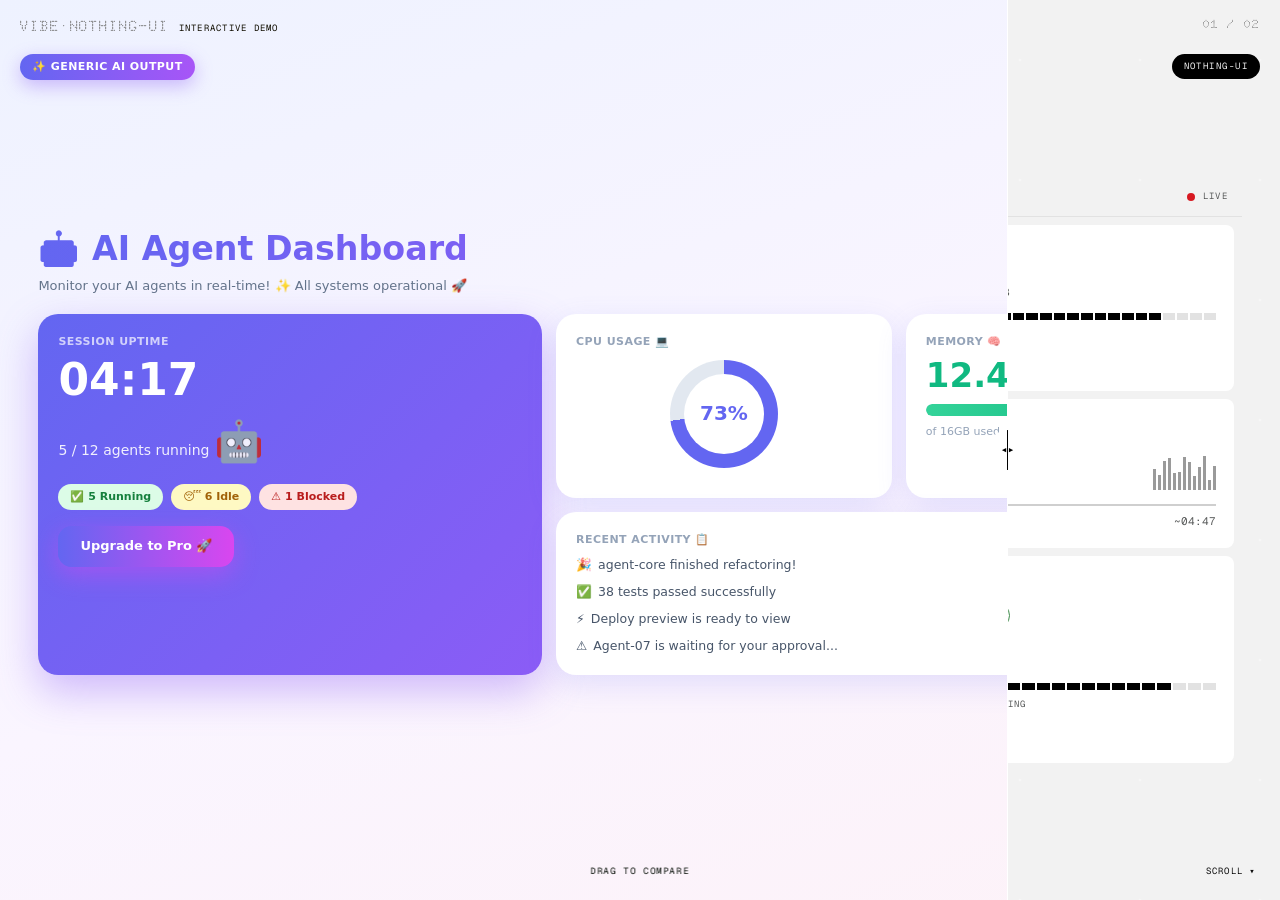
<file: demo.html>
<!doctype html>
<html lang="en" data-theme="dark">
<head>
<meta charset="UTF-8">
<meta name="viewport" content="width=device-width, initial-scale=1.0">
<title>Vibe-Nothing-UI-Design · interactive demo</title>
<link rel="stylesheet" href="css/nothing-ui.css">
<style>
/* ===== demo chrome ===== */
html,body{height:100%}
body{overflow:hidden}
main{height:100vh;overflow-y:auto;scroll-snap-type:y mandatory;scroll-behavior:smooth}
section.stage{height:100vh;scroll-snap-align:start;position:relative;overflow:hidden;user-select:none;-webkit-user-select:none;cursor:grab}
section.stage:active{cursor:grabbing}
.demo-brand{position:fixed;top:16px;left:20px;z-index:60;display:flex;align-items:baseline;gap:10px;mix-blend-mode:difference;color:#fff;pointer-events:none}
.demo-brand .w{font-family:var(--f-display);font-weight:500;font-size:15px;letter-spacing:.06em}
.demo-brand .s{font-family:var(--f-mono);font-size:9px;letter-spacing:.14em}
.stage-step{position:fixed;top:16px;right:20px;z-index:60;mix-blend-mode:difference;color:#fff;font-family:var(--f-display);font-weight:500;font-size:12px;letter-spacing:.1em;pointer-events:none}
.hint{position:absolute;bottom:22px;left:50%;transform:translateX(-50%);z-index:40;mix-blend-mode:difference;color:#fff;font-family:var(--f-mono);font-size:9px;letter-spacing:.18em;pointer-events:none;animation:hintpulse 2.6s ease-in-out infinite}
@keyframes hintpulse{0%,100%{opacity:.85}50%{opacity:.3}}
.scrollhint{position:absolute;bottom:22px;right:24px;z-index:40;mix-blend-mode:difference;color:#fff;font-family:var(--f-mono);font-size:9px;letter-spacing:.14em;pointer-events:none}

/* ===== comparison machinery ===== */
.cmp-layer{position:absolute;inset:0}
.cmp-layer.b{clip-path:inset(0 0 0 var(--cut,50%))}
.divider{position:absolute;top:0;bottom:0;left:var(--cut,50%);width:0;z-index:30;pointer-events:none}
.divider::before{content:"";position:absolute;top:0;bottom:0;left:-.5px;width:1px;background:#fff;mix-blend-mode:difference}
.divider .knob{position:absolute;top:50%;left:0;transform:translate(-50%,-50%);width:40px;height:40px;border-radius:50%;
  background:#fff;mix-blend-mode:difference;display:grid;place-items:center;font-family:var(--f-mono);font-size:11px;color:#000;letter-spacing:.05em}
.corner{position:absolute;top:54px;font-family:var(--f-mono);font-size:9px;letter-spacing:.16em;text-transform:uppercase;padding:6px 12px;border-radius:999px;z-index:20}
.corner.l{left:20px}.corner.r{right:20px}

/* ===== nothing dashboard panel ===== */
.dwrap{position:absolute;inset:0;display:flex;align-items:center;justify-content:center;background:var(--bg);transition:none}
.dpanel{position:relative;isolation:isolate;width:min(1240px,94vw);margin-top:48px}
.dotlayer{position:absolute;inset:-40vh -10vw;z-index:-1;pointer-events:none;
  background-image:radial-gradient(rgba(255,255,255,.42) 1.3px,transparent 1.7px);
  background-size:120px 120px;background-attachment:fixed;mix-blend-mode:difference}
.dchrome{height:40px;display:flex;align-items:center;gap:7px;padding:0 14px;border-bottom:1px solid var(--line)}
.dchrome .nm{margin-left:8px;font-size:9px;letter-spacing:.1em;text-transform:uppercase;color:var(--muted)}
.dchrome .dlive{margin-left:auto;display:flex;align-items:center;gap:8px}
.dchrome .dlive .livedot{width:8px;height:8px;margin:0}
.dpanel .bento{grid-template-rows:auto auto auto}
.dpanel .tile{padding:18px}
.dpanel .clock{font-size:clamp(40px,5.6vw,70px);margin-top:8px}
.dpanel .clock .colon{animation:ckblink 1s steps(1) infinite}
@keyframes ckblink{0%,100%{opacity:1}50%{opacity:.25}}
.dpanel .tile .big{font-size:32px}
.dpanel .gauge{width:108px;height:108px;margin:8px auto 0}
.dpanel .gauge svg{width:108px;height:108px}
.dpanel .gauge .num{font-size:28px}
.trk.scan{position:relative;overflow:hidden}
.trk.scan::after{animation:scan 3.2s var(--ease) infinite}
@keyframes scan{0%{width:6%}55%{width:84%}100%{width:6%}}
.logfeed{margin-top:10px;display:flex;flex-direction:column;gap:7px;height:108px;overflow:hidden}
.logfeed .ll{font-family:var(--f-mono);font-size:9.5px;color:var(--secondary);display:flex;gap:8px;animation:llin .3s var(--ease)}
.logfeed .ll .lt{color:var(--muted)}
.logfeed .ll.sig{color:var(--accent-text)}
@keyframes llin{from{opacity:0;transform:translateY(-4px)}to{opacity:1;transform:none}}
.okchip{border-color:var(--success)!important;color:var(--success)!important}
.okchip i{display:inline-block;width:7px;height:7px;border-radius:50%;background:var(--success);margin-right:2px;animation:hintpulse 1.8s ease-in-out infinite}
.corner.ntag{background:var(--display);color:var(--bg)}

/* ===== deliberately-generic "AI slop" side (off-spec on purpose) ===== */
.slop{position:absolute;inset:0;background:linear-gradient(160deg,#eef2ff 0%,#faf5ff 55%,#fdf2f8 100%);
  font-family:system-ui,'Segoe UI',Roboto,sans-serif;color:#1e293b;display:flex;align-items:center;justify-content:center}
.slop *{box-sizing:border-box}
.slop .swrap{width:min(1240px,94vw)}
.slop h1{font-size:clamp(22px,2.6vw,34px);font-weight:800;margin-bottom:4px;
  background:linear-gradient(90deg,#6366f1,#a855f7,#ec4899);-webkit-background-clip:text;background-clip:text;color:transparent;
  animation:gradslide 4s linear infinite;background-size:200% 100%}
@keyframes gradslide{to{background-position:200% 0}}
.slop .sub{color:#64748b;font-size:13px;margin-bottom:18px}
.slop .sgrid{display:grid;grid-template-columns:1.5fr 1fr 1fr;gap:14px}
.slop .scard{background:#fff;border-radius:20px;padding:20px;box-shadow:0 10px 30px rgba(99,102,241,.16)}
.slop .scard.heroish{grid-row:1/span 2;background:linear-gradient(135deg,#6366f1,#8b5cf6);color:#fff;box-shadow:0 16px 40px rgba(139,92,246,.4)}
.slop .slabel{font-size:11px;font-weight:700;text-transform:uppercase;letter-spacing:.04em;color:#94a3b8;margin-bottom:8px}
.slop .heroish .slabel{color:rgba(255,255,255,.7)}
.slop .bignum{font-size:44px;font-weight:800;line-height:1}
.slop .pillrow{display:flex;gap:8px;margin-top:14px;flex-wrap:wrap}
.slop .spill{font-size:11px;font-weight:600;padding:5px 12px;border-radius:999px}
.slop .spill.g{background:#dcfce7;color:#15803d}.slop .spill.y{background:#fef9c3;color:#a16207}.slop .spill.r{background:#fee2e2;color:#b91c1c}
.slop .donut{width:108px;height:108px;border-radius:50%;margin:10px auto;position:relative;
  background:conic-gradient(#6366f1 0 73%,#e2e8f0 73% 100%)}
.slop .donut::after{content:"73%";position:absolute;inset:14px;border-radius:50%;background:#fff;display:grid;place-items:center;font-weight:800;font-size:20px;color:#6366f1}
.slop .sbar{height:12px;border-radius:999px;background:#e2e8f0;overflow:hidden;margin-top:12px}
.slop .sbar i{display:block;height:100%;width:72%;border-radius:999px;background:linear-gradient(90deg,#34d399,#10b981);animation:sbarpulse 2s ease-in-out infinite}
@keyframes sbarpulse{0%,100%{width:64%}50%{width:78%}}
.slop .cta{margin-top:16px;display:inline-block;padding:11px 22px;border-radius:14px;font-weight:700;font-size:13px;color:#fff;
  background:linear-gradient(90deg,#6366f1,#d946ef);box-shadow:0 8px 24px rgba(217,70,239,.45);animation:ctabounce 2.2s ease-in-out infinite}
@keyframes ctabounce{0%,100%{transform:translateY(0)}50%{transform:translateY(-4px)}}
.slop .feed{margin-top:6px;display:flex;flex-direction:column;gap:9px;font-size:12.5px;color:#475569}
.slop .feed .emj{margin-right:6px}
.slop .robot{font-size:40px;animation:ctabounce 1.8s ease-in-out infinite;display:inline-block}
.slop .corner.stag{background:linear-gradient(90deg,#6366f1,#a855f7);color:#fff;box-shadow:0 6px 18px rgba(139,92,246,.4);font-family:system-ui,sans-serif;font-weight:700;letter-spacing:.04em}
@media(max-width:860px){.slop .sgrid{grid-template-columns:1fr 1fr}.dpanel .bento{grid-template-columns:1fr 1fr}}
</style>
</head>
<body>
<svg width="0" height="0" style="position:absolute" aria-hidden="true"><defs>
<symbol id="d-check" viewBox="0 0 24 24"><path d="M4 12l5 5L20 6" fill="none" stroke="currentColor" stroke-width="1.6" stroke-linecap="round" stroke-linejoin="round"/></symbol>
</defs></svg>

<div class="demo-brand"><span class="w">VIBE·NOTHING-UI</span><span class="s">INTERACTIVE DEMO</span></div>
<div class="stage-step" id="step">01 / 02</div>

<!-- dashboard template — cloned into every comparison layer -->
<template id="tpl-dash">
<div class="dwrap"><div class="dpanel">
  <div class="dotlayer"></div>
  <div class="dchrome"><span class="tl"></span><span class="tl"></span><span class="tl"></span><span class="nm">AGENT CONSOLE</span>
    <span class="dlive"><i class="livedot"></i><span class="label">LIVE</span></span></div>
  <div class="bento">
    <div class="tile hero-tile">
      <span class="label">SESSION UPTIME</span>
      <div class="clock"><span class="ck-h">00</span><span class="colon" style="--pxd:7px"><i></i><i></i></span><span class="ck-m">00</span></div>
      <div class="fui" style="font-size:16px;margin-top:12px"><span class="runcount">5</span> / 12 agents running</div>
      <div class="dotrow agentdots"></div>
      <div class="grow"></div><div class="hr"></div>
      <div class="foot2">
        <div><span class="label">TOKENS / TODAY</span><div class="big tokval">128<span class="u">K</span></div></div>
        <div style="text-align:right"><span class="label" style="color:var(--accent-text)">NEEDS DECISION</span><div class="big" style="color:var(--accent-text)">1</div></div>
      </div>
    </div>
    <div class="tile" style="display:flex;flex-direction:column;align-items:center">
      <span class="label" style="align-self:flex-start">CPU LOAD</span>
      <div class="gauge"><svg viewBox="0 0 96 96"><circle cx="48" cy="48" r="44" fill="none" stroke="var(--line-2)" stroke-width="3" stroke-dasharray="1.2 12.3"/><circle cx="48" cy="48" r="38" fill="none" stroke="var(--line)" stroke-width="3"/><circle class="garc" cx="48" cy="48" r="38" fill="none" stroke="var(--display)" stroke-width="3" stroke-dasharray="239" stroke-dashoffset="65" transform="rotate(-90 48 48)"/></svg>
      <div class="num"><b><span class="gval">73</span><span class="pct">%</span></b></div></div>
    </div>
    <div class="tile"><span class="label">MEMORY</span><div class="big" style="margin-top:10px">12.4<span class="u">GB</span></div><div class="segbar short memseg" style="margin-top:12px"></div><div class="label" style="margin-top:8px">/ 16 GB USED</div></div>
    <div class="tile run" style="grid-column:2/span 2"><span class="label">NOW RUNNING</span>
      <div style="display:flex;justify-content:space-between;align-items:flex-end"><div><div class="title">agent-core</div><div class="label" style="margin-top:5px">REFACTOR · AUTH MODULE</div></div><div class="spark sparkle"></div></div>
      <div class="trk scan"></div>
      <div style="display:flex;justify-content:space-between;margin-top:8px"><span class="faint eltime">02:34</span><span class="muted">~04:47</span></div>
    </div>
    <div class="tile"><span class="label">EVENT LOG</span><div class="logfeed"></div></div>
    <div class="tile"><span class="label">AGENTS · 12 TOTAL</span><div style="margin-top:12px">
      <div class="srow"><div class="seg-head"><span class="label">RUNNING</span><span class="v">5</span></div><div class="segbar short ag-run"></div></div>
      <div class="srow"><div class="seg-head"><span class="label">IDLE</span><span class="v">6</span></div><div class="segbar short ag-idle"></div></div>
      <div class="srow"><div class="seg-head"><span class="label" style="color:var(--accent-text)">NEEDS INPUT</span><span class="v" style="color:var(--accent-text)">1</span></div><div class="segbar short ag-need"></div></div></div>
    </div>
    <div class="tile"><span class="label">STATUS</span>
      <div class="chips"><span class="chip okchip"><i></i>CONNECTED</span></div>
      <div class="big">87<span class="u" style="font-family:var(--f-display);font-size:15px">%</span></div>
      <div class="segbar short batseg" style="margin-top:10px"></div>
      <div class="label" style="margin-top:8px">~ 4H 23M REMAINING</div>
    </div>
  </div>
</div></div>
</template>

<main id="main">

<!-- ════ STAGE 1 · generic AI output vs nothing-ui ════ -->
<section class="stage" id="s1" style="--cut:50%">
  <!-- layer A · deliberately generic -->
  <div class="cmp-layer a">
    <div class="slop">
      <span class="corner l stag spill">✨ Generic AI output</span>
      <div class="swrap">
        <h1>🤖 AI Agent Dashboard</h1>
        <div class="sub">Monitor your AI agents in real-time! ✨ All systems operational 🚀</div>
        <div class="sgrid">
          <div class="scard heroish">
            <div class="slabel">Session Uptime</div>
            <div class="bignum">04:17</div>
            <div style="margin-top:10px;font-size:14px;opacity:.9">5 / 12 agents running <span class="robot">🤖</span></div>
            <div class="pillrow"><span class="spill g">✅ 5 Running</span><span class="spill y">😴 6 Idle</span><span class="spill r">⚠️ 1 Blocked</span></div>
            <a class="cta">Upgrade to Pro 🚀</a>
          </div>
          <div class="scard"><div class="slabel">CPU Usage 💻</div><div class="donut"></div></div>
          <div class="scard"><div class="slabel">Memory 🧠</div><div class="bignum" style="color:#10b981;font-size:34px">12.4GB</div><div class="sbar"><i></i></div><div style="font-size:11px;color:#94a3b8;margin-top:8px">of 16GB used</div></div>
          <div class="scard" style="grid-column:2/span 2"><div class="slabel">Recent Activity 📋</div>
            <div class="feed">
              <div><span class="emj">🎉</span>agent-core finished refactoring!</div>
              <div><span class="emj">✅</span>38 tests passed successfully</div>
              <div><span class="emj">⚡</span>Deploy preview is ready to view</div>
              <div><span class="emj">⚠️</span>Agent-07 is waiting for your approval...</div>
            </div>
          </div>
        </div>
      </div>
    </div>
  </div>
  <!-- layer B · nothing-ui (light mode) -->
  <div class="cmp-layer b" data-theme="light">
    <div class="mount-dash"></div>
    <span class="corner r ntag">nothing-ui</span>
  </div>
  <div class="divider"><span class="knob">◂▸</span></div>
  <div class="hint">DRAG TO COMPARE</div>
  <div class="scrollhint">SCROLL ▾</div>
</section>

<!-- ════ STAGE 2 · dark / light ════ -->
<section class="stage" id="s2" style="--cut:50%">
  <div class="cmp-layer a">
    <div class="mount-dash"></div>
    <span class="corner l ntag">DARK</span>
  </div>
  <div class="cmp-layer b" data-theme="light">
    <div class="mount-dash"></div>
    <span class="corner r" style="background:#000;color:#fff">LIGHT</span>
  </div>
  <div class="divider"><span class="knob">◂▸</span></div>
  <div class="hint">DRAG · DARK ⟷ LIGHT</div>
</section>

</main>

<script>
/* mount dashboard clones */
const tpl=document.getElementById('tpl-dash');
document.querySelectorAll('.mount-dash').forEach(m=>m.appendChild(tpl.content.cloneNode(true)));

/* fill repeated structures in every clone */
function eachDash(sel,fn){document.querySelectorAll(sel).forEach(fn);}
eachDash('.agentdots',el=>{const cls=['run','run','run','run','run','','','','','','','need'];
  cls.forEach(c=>{const i=document.createElement('i');if(c)i.className=c;el.appendChild(i);});});
function seg(el,total,filled,color){el.innerHTML='';for(let i=0;i<total;i++){const s=document.createElement('i');s.style.background=i<filled?color:'var(--line)';el.appendChild(s);}}
eachDash('.memseg',el=>seg(el,22,17,'var(--display)'));
eachDash('.ag-run',el=>seg(el,12,5,'var(--display)'));
eachDash('.ag-idle',el=>seg(el,12,6,'var(--secondary)'));
eachDash('.ag-need',el=>seg(el,12,1,'var(--accent)'));
eachDash('.batseg',el=>seg(el,20,17,'var(--display)'));
eachDash('.sparkle',el=>{for(let i=0;i<13;i++){const b=document.createElement('i');b.style.height=(14+Math.round(Math.sin(i*1.7)*10+10))+'px';el.appendChild(b);}});

/* ===== live dynamics (all clones update in lock-step) ===== */
const pad=n=>String(n).padStart(2,'0');
function tickClock(){const d=new Date();
  document.querySelectorAll('.ck-h').forEach(e=>e.textContent=pad(d.getHours()));
  document.querySelectorAll('.ck-m').forEach(e=>e.textContent=pad(d.getMinutes()));}
tickClock();setInterval(tickClock,1000);

let el=154; /* elapsed seconds for NOW RUNNING */
setInterval(()=>{el++;const t=pad(Math.floor(el/60))+':'+pad(el%60);
  document.querySelectorAll('.eltime').forEach(e=>e.textContent=t);},1000);

let tok=128.0;
setInterval(()=>{tok+=Math.random()*0.4;
  document.querySelectorAll('.tokval').forEach(e=>e.innerHTML=tok.toFixed(0)+'<span class="u">K</span>');},2000);

/* gauge breathes 60–86% */
let gT=0;
setInterval(()=>{gT+=.16;const v=Math.round(73+Math.sin(gT)*12);
  document.querySelectorAll('.gval').forEach(e=>e.textContent=v);
  document.querySelectorAll('.garc').forEach(c=>c.style.strokeDashoffset=(239*(1-v/100)).toFixed(1));},900);

/* sparkline shifts */
setInterval(()=>{document.querySelectorAll('.sparkle').forEach(sp=>{
  const b=sp.firstElementChild;sp.removeChild(b);
  b.style.height=(10+Math.round(Math.random()*26))+'px';
  b.style.background=parseInt(b.style.height)>28?'var(--display)':'var(--muted)';
  sp.appendChild(b);});},620);

/* memory segbar drifts 14–20 cells */
let mT=0;
setInterval(()=>{mT+=.5;const f=17+Math.round(Math.sin(mT)*3);
  document.querySelectorAll('.memseg').forEach(e=>seg(e,22,f,'var(--display)'));},1400);

/* event log feed */
const LOG=[
 ['agent-03 · diff applied · [SAVED]',0],
 ['build · 38 tests passed',0],
 ['agent-11 · context 72% · compacting',0],
 ['agent-07 · awaiting approval · [NEEDS INPUT]',1],
 ['deploy preview ready',0],
 ['agent-05 · tokens 12.4K · ok',0],
 ['lint · 0 errors · [CLEAN]',0],
 ['agent-02 · branch pushed',0]];
let li=0;
function pushLog(){const d=new Date();const t=pad(d.getHours())+':'+pad(d.getMinutes())+':'+pad(d.getSeconds());
  const [msg,sig]=LOG[li++%LOG.length];
  document.querySelectorAll('.logfeed').forEach(f=>{
    const row=document.createElement('div');row.className='ll'+(sig?' sig':'');
    row.innerHTML='<span class="lt">'+t+'</span>'+msg;
    f.prepend(row);while(f.children.length>6)f.removeChild(f.lastChild);});}
for(let k=0;k<5;k++)pushLog();
setInterval(pushLog,1500);

/* ===== draggable divider per stage ===== */
function initCompare(sec){
  let dragging=false;
  const set=p=>{p=Math.max(6,Math.min(94,p));sec.style.setProperty('--cut',p+'%');};
  sec.addEventListener('pointerdown',e=>{dragging=true;sec.setPointerCapture(e.pointerId);
    set(e.clientX/innerWidth*100);});
  sec.addEventListener('pointermove',e=>{if(dragging)set(e.clientX/innerWidth*100);});
  sec.addEventListener('pointerup',()=>dragging=false);
  sec.addEventListener('pointercancel',()=>dragging=false);
  sec.setCut=set;
}
document.querySelectorAll('.stage').forEach(initCompare);

/* keyboard nudge on the visible stage */
addEventListener('keydown',e=>{
  const sec=[...document.querySelectorAll('.stage')].find(s=>{const r=s.getBoundingClientRect();return r.top>-innerHeight/2&&r.top<innerHeight/2;});
  if(!sec)return;const cur=parseFloat(getComputedStyle(sec).getPropertyValue('--cut'))||50;
  if(e.key==='ArrowLeft')sec.setCut(cur-4);
  if(e.key==='ArrowRight')sec.setCut(cur+4);});

/* one-time auto sweep when a stage enters view */
const eased=t=>t<.5?4*t*t*t:1-Math.pow(-2*t+2,3)/2;
function sweep(sec){const seq=[[50,82],[82,22],[22,50]];let i=0;
  function leg(){if(i>=seq.length)return;const [a,b]=seq[i++];const t0=performance.now(),D=760;
    (function f(n){const k=Math.min(1,(n-t0)/D);sec.setCut(a+(b-a)*eased(k));
      k<1?requestAnimationFrame(f):leg();})(t0);}
  leg();}
const seen=new Set();
new IntersectionObserver(es=>es.forEach(en=>{
  if(en.isIntersecting&&!seen.has(en.target)){seen.add(en.target);setTimeout(()=>sweep(en.target),350);}
  if(en.isIntersecting){document.getElementById('step').textContent=en.target.id==='s1'?'01 / 02':'02 / 02';}
}),{threshold:.6}).observe(document.getElementById('s1'));
new IntersectionObserver(es=>es.forEach(en=>{
  if(en.isIntersecting&&!seen.has(en.target)){seen.add(en.target);setTimeout(()=>sweep(en.target),350);}
  if(en.isIntersecting){document.getElementById('step').textContent='02 / 02';}
}),{threshold:.6}).observe(document.getElementById('s2'));
</script>
</body>
</html>
</file>
<file: css/nothing-ui.css>
@import url('tokens.css');

/* nothing-ui · components */

*{margin:0;padding:0;box-sizing:border-box}
html{scroll-behavior:smooth}
body{background-color:var(--bg);color:var(--primary);font-family:var(--f-mono);font-size:11px;line-height:1.45;
  font-variation-settings:'ROND' 100;-webkit-font-smoothing:antialiased;transition:background-color .35s var(--ease),color .35s var(--ease)}
/* Sparse dot grid as a LOCAL-INVERSE overlay: a fixed white-dot field with mix-blend-mode:difference,
   so each dot takes the contrast of the surface BEHIND it — on light surfaces it reads as soft grey,
   on dark surfaces it reads as light (and vice-versa) — automatically, in BOTH themes, no per-theme color.
   z-index:-1 keeps it BEHIND all cards (cards are always the top layer and cover the dots). Thin (~1.3px), sparse (120px). */
body::before{content:"";position:fixed;inset:0;z-index:-1;pointer-events:none;
  background-image:radial-gradient(rgba(255,255,255,.42) 1.3px, transparent 1.7px);
  background-size:120px 120px;background-attachment:fixed;mix-blend-mode:difference}
::selection{background:var(--accent);color:var(--accent-ink)}
.label{font-family:var(--f-mono);font-size:9px;letter-spacing:.12em;text-transform:uppercase;color:var(--secondary)}
.fdisplay{font-family:var(--f-display);color:var(--display)} .fui{font-family:var(--f-ui)} .mono{font-family:var(--f-mono)}
.editorial{font-family:var(--f-editorial);font-style:italic}
.muted{color:var(--secondary)} .faint{color:var(--muted)}
.ico{width:22px;height:22px;stroke:currentColor;fill:none;stroke-width:1.6;stroke-linecap:round;stroke-linejoin:round;display:block}
.ico.sm{width:16px;height:16px}
/* dot-matrix icons: real 9×9 grid, every cell a COMPLETE round dot (no mask — mask clips dots into partial circles).
   SCALABLE: size driven by --gs (default 30px); gap scales proportionally. Resize with e.g. style="--gs:48px" or set --gs on a parent. */
.gico{display:inline-grid;grid-template-columns:repeat(9,1fr);grid-auto-rows:1fr;gap:calc(var(--gs,30px)/20);width:var(--gs,30px);height:var(--gs,30px)}
.gico i{aspect-ratio:1}
.gico i.on{border-radius:50%;background:currentColor}

/* theme toggle */
.fab{position:fixed;top:18px;right:18px;z-index:80;display:flex;border:1px solid var(--line-2);border-radius:var(--r-pill);overflow:hidden;background:var(--surface)}
.fab button{font-family:var(--f-mono);font-size:9px;letter-spacing:.1em;padding:6px 11px;background:transparent;color:var(--secondary);border:0;cursor:pointer}
.fab button[aria-pressed="true"]{background:var(--display);color:var(--bg)}

/* poster grid — hairline-connected modules */
.poster{display:grid;grid-template-columns:repeat(12,1fr);grid-auto-flow:row dense;gap:12px}
.mod{background:var(--glass);-webkit-backdrop-filter:blur(16px);backdrop-filter:blur(16px);border-radius:var(--r-md);padding:22px;min-width:0}
.s2{grid-column:span 2}.s3{grid-column:span 3}.s4{grid-column:span 4}.s5{grid-column:span 5}
.s6{grid-column:span 6}.s7{grid-column:span 7}.s8{grid-column:span 8}.s9{grid-column:span 9}.s12{grid-column:span 12}
@media(max-width:1100px){.s2,.s3,.s4,.s5{grid-column:span 6}.s7,.s8,.s9{grid-column:span 12}}
@media(max-width:680px){.mod{grid-column:span 12!important}}
.mhead{display:flex;align-items:baseline;gap:8px;margin-bottom:20px}
.mhead .no{font-family:var(--f-display);font-weight:500;font-size:11px;color:var(--secondary);letter-spacing:.05em}
.mhead .t{font-family:var(--f-mono);font-size:10px;letter-spacing:.14em;text-transform:uppercase;color:var(--primary)}
.mhead .ex{margin-left:auto;font-size:9px;color:var(--muted)}
h4.sub{font-size:9px;letter-spacing:.12em;text-transform:uppercase;color:var(--muted);margin:18px 0 12px}
h4.sub:first-of-type{margin-top:0}
.row{display:flex;gap:10px;flex-wrap:wrap;align-items:center}
.col{display:flex;flex-direction:column;gap:10px}

/* masthead module */
.brand .wm{font-family:var(--f-display);font-weight:500;font-size:clamp(34px,5vw,52px);color:var(--display);line-height:.9;letter-spacing:.04em}
.brand .ds{font-family:var(--f-head);font-weight:600;font-size:27px;margin-top:8px;letter-spacing:0;line-height:1}
.brand .v{color:var(--secondary);font-family:var(--f-display);font-weight:500;font-size:13px;margin-top:4px}
.brand p{color:var(--secondary);font-size:11px;line-height:1.7;margin-top:18px;max-width:34ch}

/* 01 color */
.swatches{display:flex;gap:14px;flex-wrap:wrap}
.sw{text-align:center}
.sw .c{width:54px;height:54px;border-radius:999px;border:1px solid var(--line-2);margin:0 auto 8px}
.sw .n{font-size:10px;color:var(--primary)}.sw .h{font-size:9px;color:var(--muted);font-family:var(--f-mono)}
.accent-sw{display:flex;align-items:center;gap:16px}
.accent-sw .c{width:64px;height:64px;border-radius:999px}
.bg-cols{display:flex;gap:28px;align-items:stretch}
@media(max-width:760px){.bg-cols{flex-direction:column}}
.bg-principles{flex:1;display:flex;flex-direction:column;justify-content:center}
.bg-lead{font-family:var(--f-ui);font-size:14px;line-height:1.6;color:var(--primary);max-width:46ch}
.bg-lead strong{color:var(--display)}
.bg-rules{list-style:none;margin-top:18px}
.bg-rules li{position:relative;padding:9px 0 9px 16px;border-bottom:1px solid var(--glass-brd);color:var(--secondary);font-size:12px;line-height:1.6}
.bg-rules li:last-child{border:0}
.bg-rules li::before{content:"·";position:absolute;left:2px;color:var(--primary)}
.bg-rules strong{color:var(--primary);font-weight:400;border-bottom:1px solid currentColor;padding-bottom:1px}
/* schematic that DEMONSTRATES local-inverse: ONE dot field crosses a dark + a light surface,
   appearing light over the dark half and dark over the light half (mix-blend-mode:difference).
   A card floats on top and covers the dots beneath it. */
.layer-demo{flex:1.05;position:relative;min-height:300px;border-radius:10px;overflow:hidden;isolation:isolate;display:flex}
.layer-demo .lyl{font-family:var(--f-mono);font-size:9px;letter-spacing:.08em;text-transform:uppercase}
.layer-demo .surf{flex:1;display:flex;align-items:flex-end;padding:12px;box-sizing:border-box}
.layer-demo .surf.dark{background:#0B0B0B;color:#7a7a7a}
.layer-demo .surf.light{background:#ECECEC;color:#8a8a8a}
.layer-demo .dotfield{position:absolute;inset:0;z-index:1;pointer-events:none;
  background-image:radial-gradient(rgba(255,255,255,.55) 1.7px,transparent 2.1px);background-size:18px 18px;mix-blend-mode:difference}
.layer-demo .democard{position:absolute;z-index:2;right:22px;top:42px;width:46%;height:156px;border-radius:8px;
  background:var(--glass);-webkit-backdrop-filter:blur(12px);backdrop-filter:blur(12px);border:1px solid var(--glass-brd);
  color:var(--primary);display:flex;align-items:flex-end;padding:12px;box-sizing:border-box}

/* 02 type */
.specimen{font-family:var(--f-display);color:var(--display);font-size:42px;line-height:1}
.glyphset{font-family:var(--f-display);color:var(--secondary);font-size:13px;line-height:1.9;letter-spacing:.12em;word-break:break-all;margin-top:10px}
.weights{display:flex;gap:18px;margin-top:14px;color:var(--secondary);font-family:var(--f-ui);font-size:13px}
.weights b{color:var(--primary)}
.editorial-specimen{font-family:var(--f-editorial);font-style:italic;font-weight:400;font-size:30px;line-height:1.05;
  color:var(--display);letter-spacing:-.025em;max-width:13ch}
.editorial-note{font-family:var(--f-mono);font-size:8px;line-height:1.5;letter-spacing:.08em;text-transform:uppercase;
  color:var(--muted);margin-top:8px;max-width:32ch}

/* 03 icons */
.icogrid{display:grid;grid-template-columns:repeat(8,1fr);gap:14px;color:var(--primary)}
.icogrid.lib{grid-template-columns:repeat(12,1fr);gap:16px}
.icogrid .i{display:grid;place-items:center;color:var(--primary);transition:color .2s var(--ease)}
.icogrid .i:hover{color:var(--accent-text)}
.dotglyphs{font-family:var(--f-display);color:var(--primary);font-size:30px;letter-spacing:.32em;margin-top:6px}
.punct-spec{display:flex;gap:30px;align-items:center;margin-top:10px}
.punct-spec .ps{display:flex;align-items:center;gap:10px}
.punct-spec .pl{font-size:9px;letter-spacing:.08em;text-transform:uppercase;color:var(--muted)}

/* Glyph Matrix · authentic 25×25 circular-masked panel (white LEDs on black, like Phone (3)) */
.gmx-wrap{display:flex;gap:22px;flex-wrap:wrap;align-items:flex-start}
.gmx-cell{display:flex;flex-direction:column;align-items:center;gap:9px}
.gmx{display:grid;grid-template-columns:repeat(25,1fr);gap:1.4px;width:clamp(150px,17vw,182px);aspect-ratio:1;padding:6.5%;border-radius:50%;background:#070707;border:1px solid #232323;box-sizing:border-box}
.gmx i{aspect-ratio:1;border-radius:50%}
.gmx i.void{background:transparent}
.gmx i.off{background:rgba(255,255,255,.06)}
.gmx i.on{background:#fff}
.gmx i.sig{background:var(--accent)}
.gmx-cell .label{font-size:8px}

/* 04 spacing */
.spaceruler{display:flex;align-items:flex-end;gap:3px;height:48px}
.spaceruler i{background:var(--secondary);width:7px}
.ruler-cap{display:flex;gap:3px;margin-top:6px;color:var(--muted);font-size:8px}
.ruler-cap span{width:7px;text-align:center}
.nest{position:relative;width:180px;height:120px;border:1px dashed var(--line-2);margin:24px auto 0;display:grid;place-items:center}
.nest .inner{width:90px;height:60px;border:1px dashed var(--line-2);display:grid;place-items:center}
.nest .core{width:40px;height:40px;border-radius:8px;background:var(--raised);display:grid;place-items:center;color:var(--secondary)}
.nest .m{position:absolute;font-size:8px;color:var(--muted)}

/* buttons */
.btn{font-family:var(--f-mono);font-size:11px;letter-spacing:.04em;padding:9px 16px;border-radius:var(--r-sm);cursor:pointer;background:transparent;display:inline-flex;align-items:center;gap:8px;transition:opacity var(--dur,.2s) var(--ease);border:0}
.btn:hover{opacity:.8}.btn:disabled{opacity:.3}
.btn-primary{background:var(--display);color:var(--bg)}
.btn-outline{border:1px solid var(--line-2);color:var(--primary)}
.btn-text{color:var(--primary);padding:9px 4px}
.btn-icon{width:38px;height:38px;border-radius:999px;border:1px solid var(--line-2);color:var(--primary);display:grid;place-items:center;padding:0;cursor:pointer;background:transparent}
.btn-icon:hover{border-color:var(--primary);color:var(--primary)}
.btn-sq{width:34px;height:34px;padding:0;justify-content:center;border-radius:var(--r-sm)}
.bstates .btn-primary.hv{opacity:.8}.bstates .btn-primary.pr{opacity:.6}

/* inputs */
.inp{width:100%;background:transparent;border:1px solid var(--line-2);border-radius:var(--r-sm);padding:9px 12px;color:var(--primary);font-family:var(--f-mono);font-size:11px}
.inp::placeholder{color:var(--muted)}
.inp:focus{outline:0;border-color:var(--primary)}
.inp.focused{border-color:var(--primary)}
.inp.dis{opacity:.4}
.field{margin-bottom:12px}.field .label{display:block;margin-bottom:6px}
.withicon{position:relative}.withicon .ico{position:absolute;left:10px;top:9px;color:var(--muted)}.withicon .inp{padding-left:34px}
.cbx{display:flex;align-items:center;gap:9px;margin-bottom:8px;color:var(--secondary)}
.box{width:18px;height:18px;border:1px solid var(--line-2);border-radius:4px;display:grid;place-items:center;color:var(--bg)}
.box.on{background:var(--display);border-color:var(--display)}
.rdo{width:18px;height:18px;border:1px solid var(--line-2);border-radius:999px;display:grid;place-items:center}
.rdo.on::after{content:"";width:9px;height:9px;border-radius:999px;background:var(--display)}

/* chips & tags */
.chip{display:inline-flex;align-items:center;gap:6px;font-family:var(--f-mono);font-size:10px;border:1px solid var(--line-2);padding:5px 11px;border-radius:var(--r-pill);color:var(--secondary);cursor:pointer}
.chip.on{background:var(--display);border-color:var(--display);color:var(--bg)}
.tag{font-family:var(--f-mono);font-size:10px;border:1px solid var(--line-2);padding:4px 10px;border-radius:var(--r-sm);color:var(--secondary)}
.tag.on{border-color:var(--primary);color:var(--primary)}.tag.dis{opacity:.4}

/* sliders */
.slider{appearance:none;width:100%;height:3px;background:var(--line-2);border-radius:999px;outline:0}
.slider::-webkit-slider-thumb{appearance:none;width:16px;height:16px;border-radius:999px;background:var(--display);cursor:pointer}
.track-fill{height:3px;background:var(--line-2);border-radius:999px;position:relative}
.track-fill>i{position:absolute;left:0;top:0;height:100%;background:var(--display);border-radius:999px}
.track-fill>b{position:absolute;top:50%;width:14px;height:14px;border-radius:999px;background:var(--display);transform:translate(-50%,-50%)}
.circ{position:relative;width:72px;height:72px}
.circ .n{position:absolute;inset:0;display:grid;place-items:center;font-family:var(--f-display);font-weight:500;font-size:16px;color:var(--display)}

/* navigation */
.navbar{display:flex;justify-content:space-around;border:1px solid var(--line-2);border-radius:var(--r-pill);padding:8px 6px}
.navbar .i{color:var(--muted);position:relative;padding:4px 10px}.navbar .i.on{color:var(--display)}
.tabs{display:flex;gap:20px;border-bottom:1px solid var(--line);padding-bottom:0}
.tabs span{padding-bottom:9px;color:var(--muted);font-size:11px;border-bottom:2px solid transparent}
.tabs span.on{color:var(--primary);border-color:var(--display)}
.pager{display:flex;gap:6px;align-items:center}
.pager a{width:26px;height:26px;border-radius:6px;display:grid;place-items:center;color:var(--secondary);border:1px solid transparent;font-family:var(--f-display);font-weight:500}
.pager a.on{background:var(--display);color:var(--bg)}
.sheet{border:1px solid var(--line-2);border-radius:var(--r-md);overflow:hidden}
.sheet .r{display:flex;align-items:center;gap:10px;padding:10px 12px;border-bottom:1px solid var(--line);color:var(--secondary)}
.sheet .r:last-child{border:0}.sheet .r .ico{color:var(--primary)}.sheet .r .h{margin-left:auto;color:var(--muted)}

/* alerts / toast */
.alert{display:flex;align-items:flex-start;gap:10px;padding:12px 14px;border-radius:var(--r-sm);border-left:3px solid;margin-bottom:10px;position:relative}
.alert .x{position:absolute;right:12px;top:12px;color:var(--muted);cursor:pointer}
.alert .ttl{font-family:var(--f-ui);font-weight:500;font-size:12px;color:var(--display)}
.alert .ds{font-size:10px;color:var(--secondary);margin-top:2px}
.alert.success{border-color:var(--success);background:color-mix(in srgb,var(--success) 9%,transparent)}.alert.success .ico{color:var(--success)}
.alert.warning{border-color:var(--warning);background:color-mix(in srgb,var(--warning) 9%,transparent)}.alert.warning .ico{color:var(--warning)}
.alert.error{border-color:var(--error);background:color-mix(in srgb,var(--error) 9%,transparent)}.alert.error .ico{color:var(--error)}

/* switches */
.switch{width:44px;height:24px;border-radius:999px;background:var(--line-2);position:relative;cursor:pointer;transition:background var(--dur,.2s) var(--ease);flex-shrink:0}
.switch::after{content:"";position:absolute;top:3px;left:3px;width:18px;height:18px;border-radius:999px;background:var(--muted);transition:transform var(--dur,.2s) var(--ease)}
.switch.on{background:var(--display)}.switch.on::after{transform:translateX(20px);background:var(--bg)}

/* avatar & badge */
.ava{width:46px;height:46px;border-radius:999px;background:var(--raised);display:grid;place-items:center;color:var(--muted);overflow:hidden;border:1px solid var(--line-2)}
.ava.ring{border:2px solid var(--display)}
.ava.add{border:1px dashed var(--line-2);color:var(--secondary)}
.bdot{position:relative}.bdot::after{content:"";position:absolute;top:0;right:0;width:11px;height:11px;border-radius:999px;background:var(--accent);border:2px solid var(--bg)}

/* cards */
.card{border-radius:var(--r-md);padding:14px;background:var(--glass);-webkit-backdrop-filter:blur(12px);backdrop-filter:blur(12px);transition:transform var(--dur,.2s) var(--ease)}
.card:hover{transform:translateY(-2px)}
.card .thumb{height:70px;border-radius:6px;background:var(--raised);margin-bottom:10px}
.card .ttl{font-family:var(--f-head);font-weight:600;font-size:18px;color:var(--display);line-height:1.1}
.card .ds{font-size:10px;color:var(--secondary);margin-top:3px}
.statbig{font-family:var(--f-display);font-weight:500;font-size:30px;color:var(--display)}

/* lists */
.list .li{display:flex;align-items:center;gap:12px;padding:12px 0;border-bottom:1px solid var(--line)}
.list .li:last-child{border:0}.list .li .tx{flex:1}.list .li .h{font-size:12px;color:var(--primary)}.list .li .s{font-size:10px;color:var(--muted)}

/* table */
table{width:100%;border-collapse:collapse}
th{font-size:9px;letter-spacing:.08em;text-transform:uppercase;color:var(--muted);text-align:left;padding:8px;border-bottom:1px solid var(--line-2)}
td{font-family:var(--f-mono);font-size:11px;padding:9px 8px;border-bottom:1px solid var(--line);color:var(--primary)}
.pill{font-size:9px;padding:2px 9px;border-radius:999px;text-transform:uppercase;letter-spacing:.05em}
.pill.a{background:var(--display);color:var(--bg)}.pill.i{border:1px solid var(--line-2);color:var(--muted)}

/* calendar */
.cal .ch{display:flex;justify-content:space-between;align-items:center;margin-bottom:12px}
.cal .ch .m{font-family:var(--f-ui);font-size:13px;color:var(--display)}
.cal .grid{display:grid;grid-template-columns:repeat(7,1fr);gap:4px;text-align:center}
.cal .grid .wd{font-size:8px;color:var(--muted);padding:4px 0}
.cal .grid .d{font-family:var(--f-display);font-weight:500;font-size:12px;padding:6px 0;border-radius:6px;color:var(--secondary)}
.cal .grid .d.today{background:var(--display);color:var(--bg)}
.cal .grid .d.sel{border:1px solid var(--display);color:var(--display)}

/* tooltip */
.tipwrap{display:flex;flex-direction:column;align-items:center;gap:30px;padding:14px 0}
.tip{background:var(--raised);border:1px solid var(--line-2);border-radius:6px;padding:7px 12px;font-size:11px;position:relative;color:var(--primary)}
.tip::after{content:"";position:absolute;bottom:-5px;left:50%;transform:translateX(-50%) rotate(45deg);width:8px;height:8px;background:var(--raised);border-right:1px solid var(--line-2);border-bottom:1px solid var(--line-2)}
.hovme{font-size:11px;color:var(--secondary)}

/* modal */
.modal{border:1px solid var(--line-2);border-radius:var(--r-md);overflow:hidden;background:var(--surface)}
.modal .mh{display:flex;justify-content:space-between;align-items:center;padding:14px 16px;border-bottom:1px solid var(--line)}
.modal .mh .t{font-family:var(--f-head);font-weight:600;font-size:19px;color:var(--display)}
.modal .mb{padding:16px;color:var(--secondary);font-size:11px;line-height:1.6}
.modal .mf{display:flex;justify-content:flex-end;gap:10px;padding:12px 16px;border-top:1px solid var(--line)}

/* progress & stepper */
.lp{height:6px;background:var(--line-2);border-radius:999px;overflow:hidden}.lp>i{display:block;height:100%;background:var(--display);width:60%}
.stepper{display:flex;align-items:center;margin-top:18px}
.stepper .st{width:26px;height:26px;border-radius:999px;border:1px solid var(--line-2);display:grid;place-items:center;font-family:var(--f-display);font-weight:500;font-size:12px;color:var(--muted)}
.stepper .st.on{background:var(--display);color:var(--bg);border-color:var(--display)}
.stepper .ln{flex:1;height:1px;background:var(--line-2)}

/* ========== EXTENDED COMPONENTS (22+) ========== */

/* 22 dropdown / menu */
.menu{border:1px solid var(--line-2);border-radius:var(--r-sm);background:var(--surface);overflow:hidden;width:200px}
.menu .mi{display:flex;align-items:center;gap:10px;padding:9px 12px;color:var(--secondary);cursor:pointer;font-family:var(--f-mono);font-size:11px}
.menu .mi:hover{background:var(--raised);color:var(--primary)}
.menu .mi .k{margin-left:auto;color:var(--muted);font-size:9px}
.menu .mi.danger{color:var(--error)}
.menu .sep{height:1px;background:var(--line);margin:4px 0}
.menu .grp{padding:8px 12px 4px;font-size:8px;letter-spacing:.12em;text-transform:uppercase;color:var(--muted)}

/* 23 accordion */
.acc{border-top:1px solid var(--line)}
.acc .it{border-bottom:1px solid var(--line)}
.acc .hd{display:flex;align-items:center;justify-content:space-between;padding:13px 2px;cursor:pointer;color:var(--primary);font-family:var(--f-ui);font-size:13px}
.acc .hd .sign{font-family:var(--f-display);color:var(--secondary);transition:transform .25s var(--ease)}
.acc .it.open .hd .sign{transform:rotate(45deg);color:var(--display)}
.acc .bd{max-height:0;overflow:hidden;transition:max-height .3s var(--ease);color:var(--secondary);font-size:11px;line-height:1.6}
.acc .it.open .bd{max-height:120px}
.acc .bd p{padding:0 2px 14px}

/* 24 breadcrumb */
.crumb{display:flex;align-items:center;gap:8px;font-family:var(--f-mono);font-size:10px;flex-wrap:wrap}
.crumb a{color:var(--muted);text-decoration:none}.crumb a:hover{color:var(--primary)}
.crumb .sl{color:var(--line-2)}
.crumb .cur{color:var(--primary)}

/* 25 avatar group */
.avg{display:flex}
.avg .ava{width:36px;height:36px;margin-left:-10px;box-shadow:0 0 0 2px var(--bg)}
.avg .ava:first-child{margin-left:0}
.avg .ava.more{background:var(--display);color:var(--bg);font-family:var(--f-display);font-size:11px;border:0}

/* 26 skeleton */
.skel{background:linear-gradient(90deg,var(--line) 25%,var(--line-2) 50%,var(--line) 75%);background-size:200% 100%;animation:shimmer 1.4s linear infinite;border-radius:var(--r-sm)}
@keyframes shimmer{to{background-position:-200% 0}}
.skel.ln{height:10px;margin-bottom:8px}.skel.ln.w60{width:60%}.skel.ln.w40{width:40%}
.skel.circ{width:46px;height:46px;border-radius:999px}

/* 27 command palette */
.cmd{border:1px solid var(--line-2);border-radius:var(--r-md);background:var(--surface);overflow:hidden}
.cmd .top{display:flex;align-items:center;gap:10px;padding:13px 14px;border-bottom:1px solid var(--line)}
.cmd .top input{flex:1;background:transparent;border:0;outline:0;color:var(--primary);font-family:var(--f-mono);font-size:12px}
.cmd .top .esc{font-size:8px;color:var(--muted);border:1px solid var(--line-2);border-radius:4px;padding:2px 6px}
.cmd .grp{padding:9px 14px 4px;font-size:8px;letter-spacing:.12em;text-transform:uppercase;color:var(--muted)}
.cmd .ci{display:flex;align-items:center;gap:10px;padding:8px 14px;color:var(--secondary);font-family:var(--f-mono);font-size:11px;cursor:pointer}
.cmd .ci.on,.cmd .ci:hover{background:var(--raised);color:var(--primary)}
.cmd .ci .k{margin-left:auto;color:var(--muted);font-size:9px}

/* 28 kbd + code */
.kbd{font-family:var(--f-mono);font-size:10px;color:var(--primary);background:var(--raised);border:1px solid var(--line-2);border-bottom-width:2px;border-radius:5px;padding:2px 7px;display:inline-block}
.code{font-family:var(--f-mono);font-size:11px;background:var(--surface);border:1px solid var(--line);border-radius:var(--r-sm);padding:13px 14px;color:var(--secondary);line-height:1.7;overflow-x:auto}
.code .cm{color:var(--muted)}.code .kw{color:var(--accent-text)}.code .st{color:var(--primary)}

/* 29 toast stack */
.toasts{display:flex;flex-direction:column;gap:8px}
.toast{display:flex;align-items:center;gap:11px;background:var(--surface);border:1px solid var(--line-2);border-radius:var(--r-sm);padding:11px 13px;min-width:240px}
.toast .ico{color:var(--display)}.toast.ok .ico{color:var(--success)}
.toast .tx{font-size:11px;color:var(--primary)}.toast .tx s{display:block;color:var(--muted);font-size:9px;text-decoration:none;margin-top:1px}
.toast .x{margin-left:auto;color:var(--muted);cursor:pointer}

/* 30 segmented control + button group */
.seg{display:inline-flex;border:1px solid var(--line-2);border-radius:var(--r-sm);padding:2px;background:var(--surface)}
.seg button{font-family:var(--f-mono);font-size:10px;padding:6px 14px;border:0;background:transparent;color:var(--secondary);cursor:pointer;border-radius:4px}
.seg button.on{background:var(--display);color:var(--bg)}
.bgroup{display:inline-flex}
.bgroup .btn{border:1px solid var(--line-2);border-radius:0;margin-left:-1px}
.bgroup .btn:first-child{border-radius:var(--r-sm) 0 0 var(--r-sm);margin-left:0}
.bgroup .btn:last-child{border-radius:0 var(--r-sm) var(--r-sm) 0}
.bgroup .btn.on{background:var(--display);color:var(--bg);border-color:var(--display);position:relative;z-index:1}

/* 31 empty state */
.empty{text-align:center;padding:30px 16px;border:1px dashed var(--line-2);border-radius:var(--r-md)}
.empty .gico{margin:0 auto 14px;color:var(--line-2)}
.empty .h{font-family:var(--f-head);font-size:17px;color:var(--primary)}
.empty .s{font-size:10px;color:var(--muted);margin:5px 0 14px}

/* 32 timeline */
.tline{list-style:none;position:relative;padding-left:22px}
.tline::before{content:"";position:absolute;left:4px;top:4px;bottom:4px;width:1px;background:var(--line-2)}
.tline li{position:relative;padding:0 0 18px}.tline li:last-child{padding-bottom:0}
.tline li::before{content:"";position:absolute;left:-22px;top:3px;width:9px;height:9px;border-radius:50%;background:var(--surface);border:1px solid var(--line-2)}
.tline li.on::before{background:var(--accent);border-color:var(--accent)}
.tline .h{font-size:12px;color:var(--primary)}.tline .t{font-family:var(--f-mono);font-size:9px;color:var(--muted)}

/* 33 popover */
.pop{position:relative;background:var(--surface);border:1px solid var(--line-2);border-radius:var(--r-sm);padding:13px;width:220px}
.pop::before{content:"";position:absolute;top:-5px;left:24px;width:8px;height:8px;background:var(--surface);border-left:1px solid var(--line-2);border-top:1px solid var(--line-2);transform:rotate(45deg)}
.pop .h{font-family:var(--f-ui);font-size:12px;color:var(--display);margin-bottom:4px}
.pop .b{font-size:10px;color:var(--secondary);line-height:1.6}

/* 34 rating (round dots) */
.rate{display:inline-flex;gap:7px}
.rate i{width:13px;height:13px;border-radius:50%;border:1px solid var(--line-2);cursor:pointer}
.rate i.on{background:var(--display);border-color:var(--display)}

/* 35 dropzone */
.drop{border:1px dashed var(--line-2);border-radius:var(--r-md);padding:26px;text-align:center;color:var(--muted);transition:border-color .2s var(--ease)}
.drop:hover{border-color:var(--primary);color:var(--secondary)}
.drop .gico{margin:0 auto 10px;color:var(--secondary)}
.drop b{color:var(--primary);font-family:var(--f-ui);font-weight:400}

/* 36 banner */
.banner{display:flex;align-items:center;gap:12px;padding:11px 14px;border-radius:var(--r-sm);background:var(--display);color:var(--bg)}
.banner .tx{font-family:var(--f-mono);font-size:11px;flex:1}
.banner .b2{font-family:var(--f-mono);font-size:10px;border:1px solid var(--bg);border-radius:var(--r-pill);padding:4px 11px;cursor:pointer}
.banner.sig{background:var(--accent);color:var(--accent-ink)}.banner.sig .b2{border-color:var(--accent-ink)}

/* 37 stat / metric */
.metric{border:1px solid var(--line);border-radius:var(--r-md);padding:15px}
.metric .label{margin-bottom:9px}
.metric .v{font-family:var(--f-display);font-weight:500;font-size:30px;color:var(--display);line-height:1}
.metric .d{font-family:var(--f-mono);font-size:10px;margin-top:7px}
.metric .d.up{color:var(--success)}.metric .d.dn{color:var(--error)}

/* 38 tabs · pill variant */
.tabpills{display:inline-flex;gap:4px;background:var(--surface);border:1px solid var(--line);border-radius:var(--r-pill);padding:3px}
.tabpills span{padding:6px 15px;border-radius:var(--r-pill);font-family:var(--f-mono);font-size:10px;color:var(--secondary);cursor:pointer}
.tabpills span.on{background:var(--display);color:var(--bg)}

/* 39 tree view */
.tree{font-family:var(--f-mono);font-size:11px}
.tree .n{display:flex;align-items:center;gap:8px;padding:5px 0;color:var(--secondary)}
.tree .n .ico{color:var(--muted)}
.tree .ch{padding-left:20px;border-left:1px solid var(--line);margin-left:9px}
.tree .n.sel{color:var(--display)}

/* 40 divider w/ label + 41 number stepper */
.divl{display:flex;align-items:center;gap:12px;color:var(--muted);font-size:9px;letter-spacing:.12em;text-transform:uppercase}
.divl::before,.divl::after{content:"";flex:1;height:1px;background:var(--line)}
.nstep{display:inline-flex;align-items:center;border:1px solid var(--line-2);border-radius:var(--r-sm);overflow:hidden}
.nstep button{width:30px;height:30px;border:0;background:transparent;color:var(--secondary);font-family:var(--f-display);font-size:15px;cursor:pointer}
.nstep button:hover{background:var(--raised);color:var(--primary)}
.nstep .v{width:42px;text-align:center;font-family:var(--f-display);font-weight:500;font-size:14px;color:var(--display);border-left:1px solid var(--line);border-right:1px solid var(--line);line-height:30px}

/* applied dashboard */
.app{border-radius:14px;overflow:hidden;background:transparent;margin-top:1px}
.app .titlebar{height:42px;display:flex;align-items:center;gap:7px;padding:0 16px;border-bottom:1px solid var(--line)}
.tl{width:10px;height:10px;border-radius:999px;background:var(--line-2)}
.app .titlebar .nm{margin-left:8px;font-size:9px;letter-spacing:.1em;text-transform:uppercase;color:var(--muted)}
.bento{display:grid;grid-template-columns:1.5fr 1fr 1fr;gap:8px;padding:8px}
@media(max-width:720px){.bento{grid-template-columns:1fr 1fr}}
.tile{background:var(--glass);-webkit-backdrop-filter:blur(16px);backdrop-filter:blur(16px);border-radius:var(--r-md);padding:22px;min-width:0}
.tile.hero-tile{grid-column:1;grid-row:1/span 2;display:flex;flex-direction:column}
.dotrow{display:flex;gap:6px;margin-top:20px}
.dotrow i{width:9px;height:9px;border-radius:50%;background:var(--line-2)}
.dotrow i.run{background:var(--display)} .dotrow i.need{background:var(--accent)}
.hr{height:1px;background:var(--line);margin:18px 0}
.clock{font-family:var(--f-display);font-weight:500;font-size:clamp(56px,9vw,92px);color:var(--display);line-height:.92;margin-top:10px;letter-spacing:.02em;display:flex;align-items:center}
/* dot-matrix PUNCTUATION — built from the same round pixel-dot unit (--pxd) as the glyph grid. Reuse for :  .  …  etc. */
.colon,.pdot,.ellip{display:inline-flex;vertical-align:middle;color:var(--secondary)}
.colon{flex-direction:column;justify-content:center;gap:var(--pxd,6px);margin:0 .22em}
.pdot{margin:0 .04em}.ellip{gap:var(--pxd,6px);margin:0 .1em}
.colon i,.pdot i,.ellip i{width:var(--pxd,6px);height:var(--pxd,6px);border-radius:50%;background:currentColor;flex-shrink:0}
.livedot{width:12px;height:12px;border-radius:50%;background:var(--accent);margin-right:18px;flex-shrink:0;animation:liveblink 1.5s steps(1) infinite}
@keyframes liveblink{0%,100%{opacity:1}50%{opacity:.3}}
.tile .grow{flex:1;min-height:14px}
.tile .big{font-family:var(--f-display);font-weight:500;font-size:40px;color:var(--display);line-height:1}
.tile .big .u{font-family:var(--f-mono);font-size:11px;color:var(--secondary);margin-left:3px}
.foot2{display:flex;justify-content:space-between;align-items:flex-end}
.run .title{font-family:var(--f-display);font-weight:500;font-size:22px;color:var(--display);margin-top:8px}
.trk{height:2px;background:var(--line-2);position:relative;margin-top:14px}.trk::after{content:"";position:absolute;inset:0;width:52%;background:var(--display)}
.spark{display:flex;align-items:flex-end;gap:2px;height:36px}.spark i{width:3px;background:var(--muted)}
.segbar{display:flex;gap:2px;margin-top:10px}.segbar i{flex:1;height:11px;background:var(--line)}.segbar.short i{height:7px}
.seg-head{display:flex;justify-content:space-between;align-items:baseline}.seg-head .v{color:var(--display);font-family:var(--f-display);font-weight:500;font-size:15px}
.gauge{position:relative;width:130px;height:130px;margin:10px auto 0}.gauge .num{position:absolute;inset:0;display:grid;place-items:center;line-height:1;font-family:var(--f-display);font-weight:500;font-size:34px;color:var(--display)}
.gauge .num b{position:relative;font-weight:inherit}
.gauge .num .pct{position:absolute;left:100%;bottom:1px;margin-left:5px;font-size:13px;color:var(--secondary);font-family:var(--f-display)}
.qrow{display:flex;align-items:center;justify-content:space-between;padding:11px 0;border-bottom:1px solid var(--line)}.qrow:last-child{border:0}.qrow .l{font-family:var(--f-ui);font-size:14px;color:var(--primary)}.qrow .meta{margin-left:auto;margin-right:12px}
.srow+.srow{margin-top:13px}
.chips{display:flex;gap:8px;flex-wrap:wrap;margin:12px 0}
/* live motion in the applied console — smooth transitions for JS-driven values + a slow progress creep. ease-in-out only, no bounce. */
.gauge svg circle{transition:stroke-dashoffset .9s var(--ease)}
.spark i{transition:height .45s var(--ease)}
.app .trk::after{animation:trkcreep 7s var(--ease) infinite alternate}
@keyframes trkcreep{from{width:48%}to{width:66%}}
/* Applied console is a product UI → always dark (like Nothing's own dashboard), so all its greens stay the one electric lime & the colon matches */
.appwrap{position:relative;isolation:isolate;padding:48px 0 64px;
  --bg:#000;--surface:#0C0C0C;--raised:#171717;--line:#262626;--line-2:#3A3A3A;
  --muted:#5A5A5A;--secondary:#8C8C8C;--primary:#EDEDED;--display:#FFF;
  --accent:#D71921;--accent-ink:#FFFFFF;--accent-text:#FF4438;
  --success:#7BE38A;--warning:#F2C94C;--error:#FF5247;
  --glass:rgba(24,24,24,.9);--glass-brd:rgba(255,255,255,.08);
  background-color:var(--bg);color:var(--primary)}
/* same local-inverse dot field, scoped to the (dark) dashboard region → dots auto-read light here */
.appwrap::before{content:"";position:absolute;inset:0;z-index:-1;pointer-events:none;
  background-image:radial-gradient(rgba(255,255,255,.42) 1.3px,transparent 1.7px);
  background-size:120px 120px;background-attachment:fixed;mix-blend-mode:difference}
.applead{display:flex;align-items:baseline;gap:12px;margin-bottom:20px}
.applead .no{font-family:var(--f-display);font-weight:700;color:var(--muted)}
.applead h2{font-family:var(--f-head);font-weight:600;font-size:28px;color:var(--display)}
.outer{max-width:1480px;margin:0 auto;padding:0 24px}
footer{padding:28px 24px;display:flex;justify-content:space-between;color:var(--muted);font-size:10px;text-transform:uppercase;letter-spacing:.08em;border-top:1px solid var(--line)}
</file>
